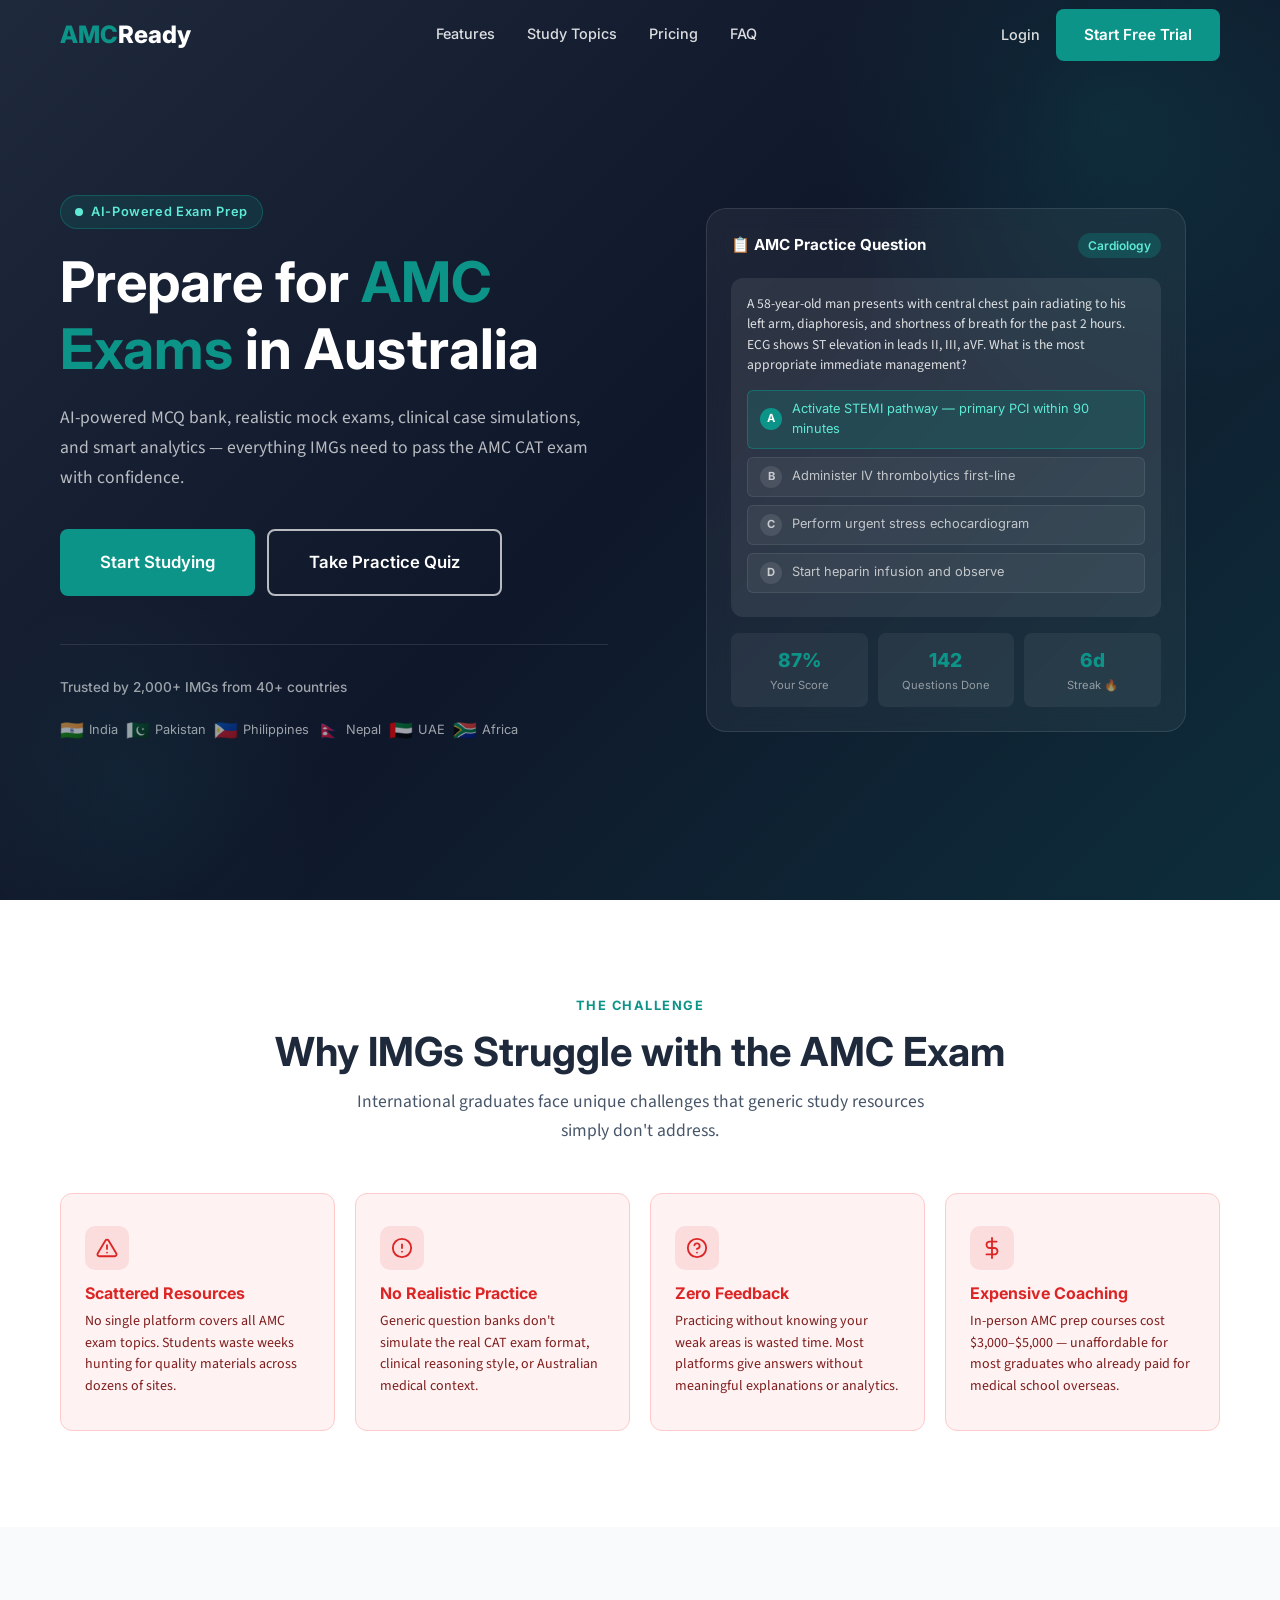
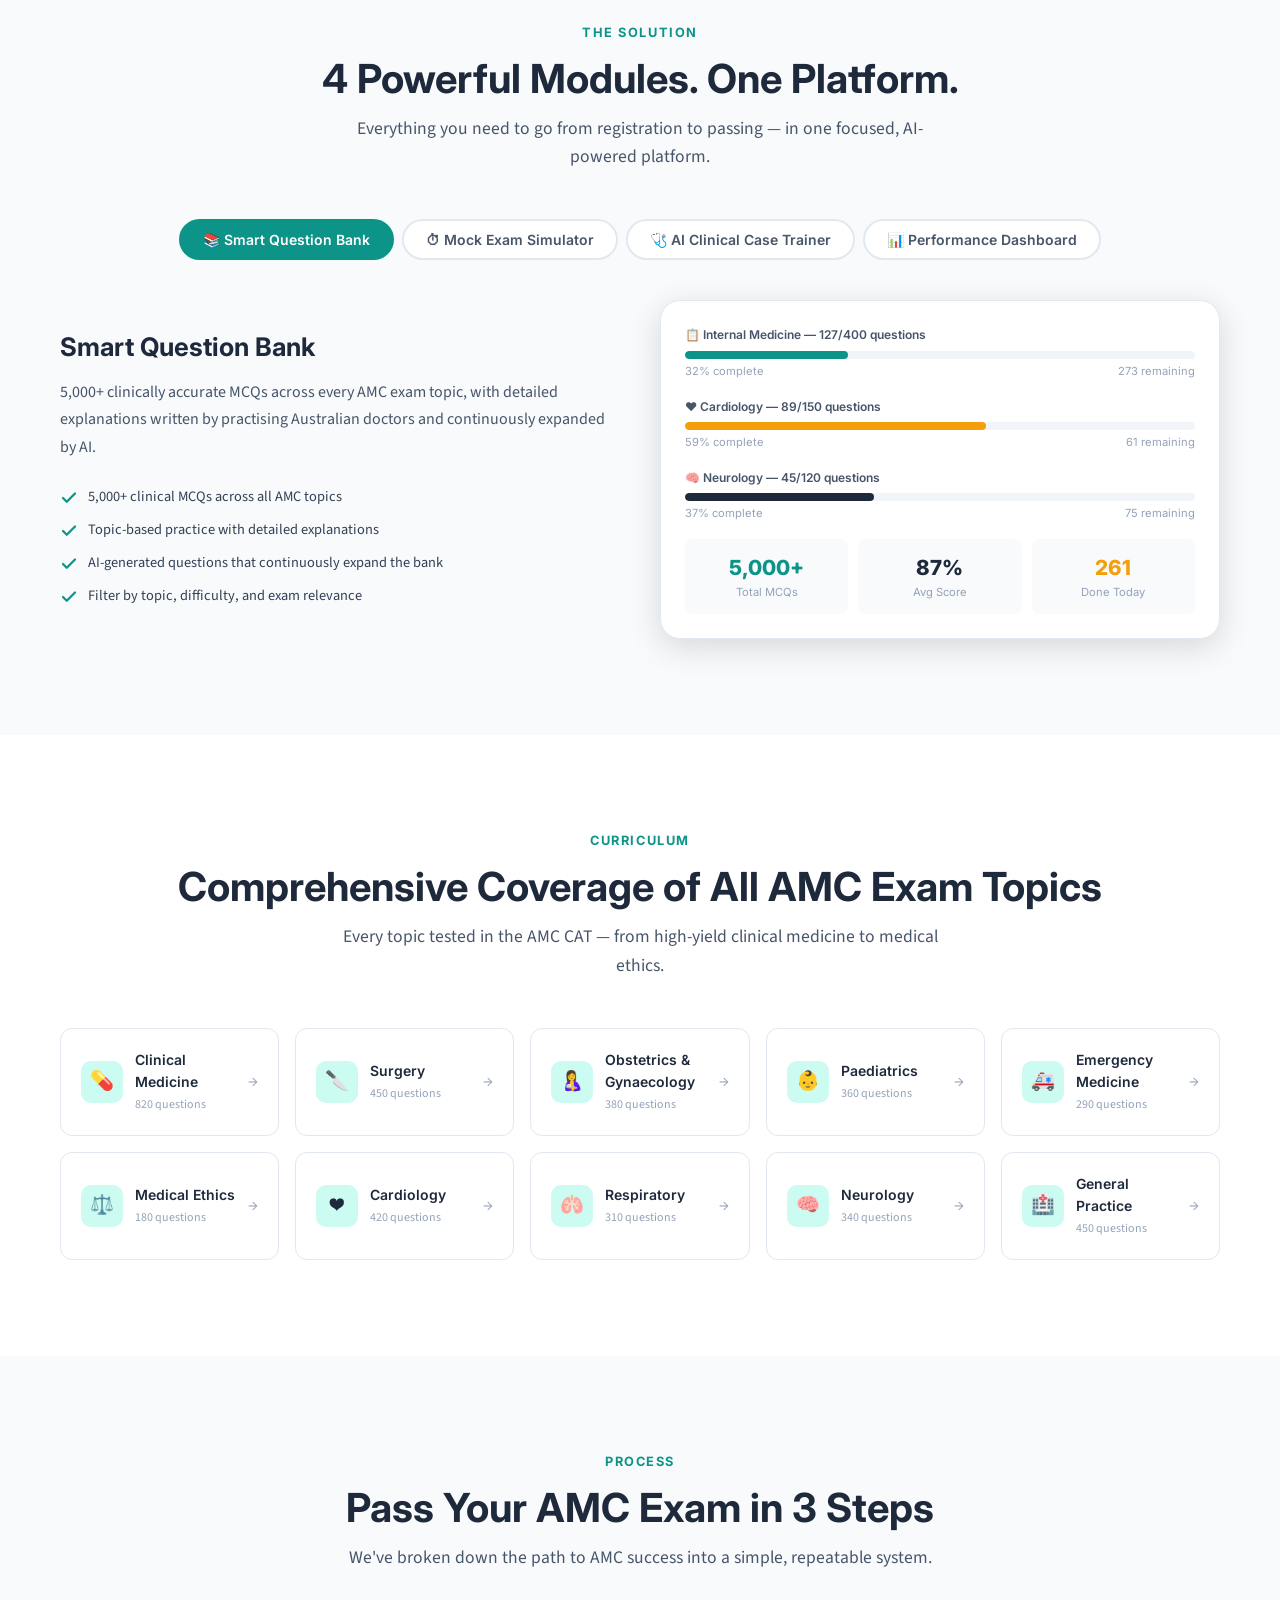
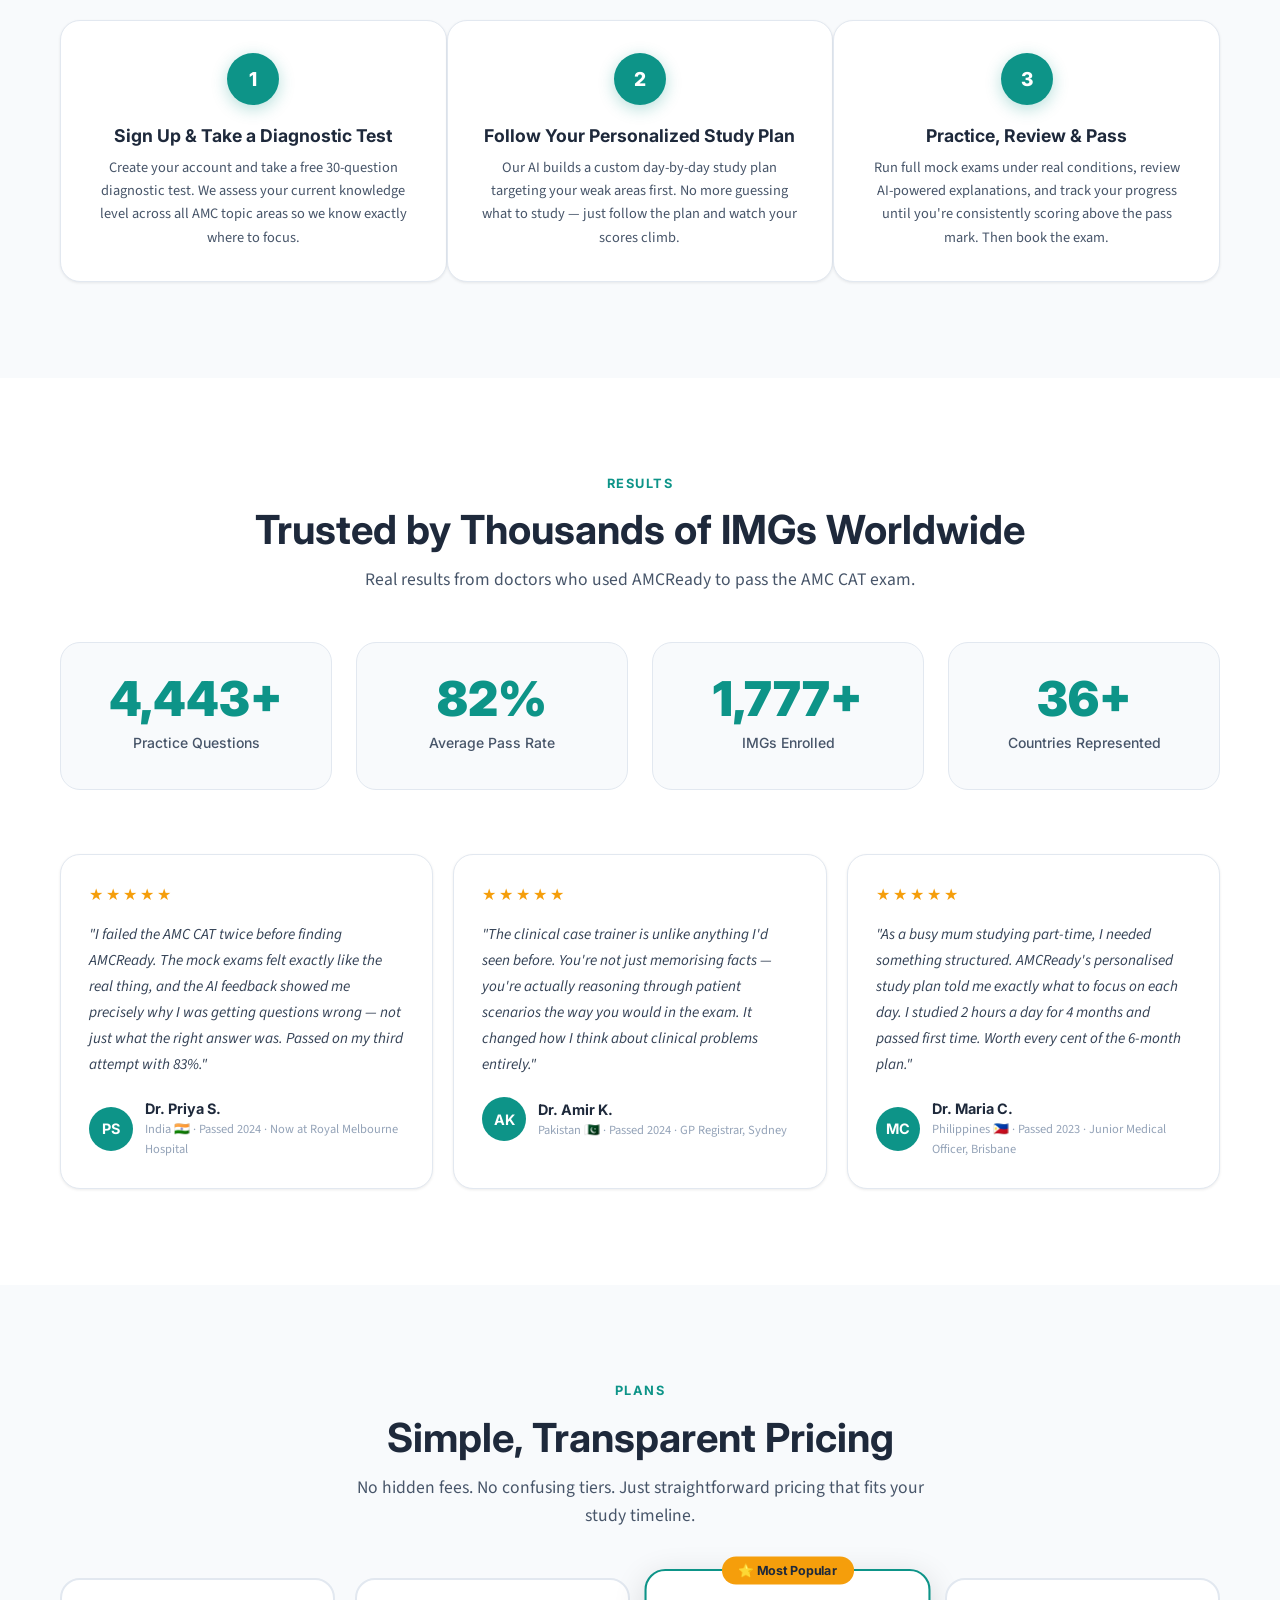
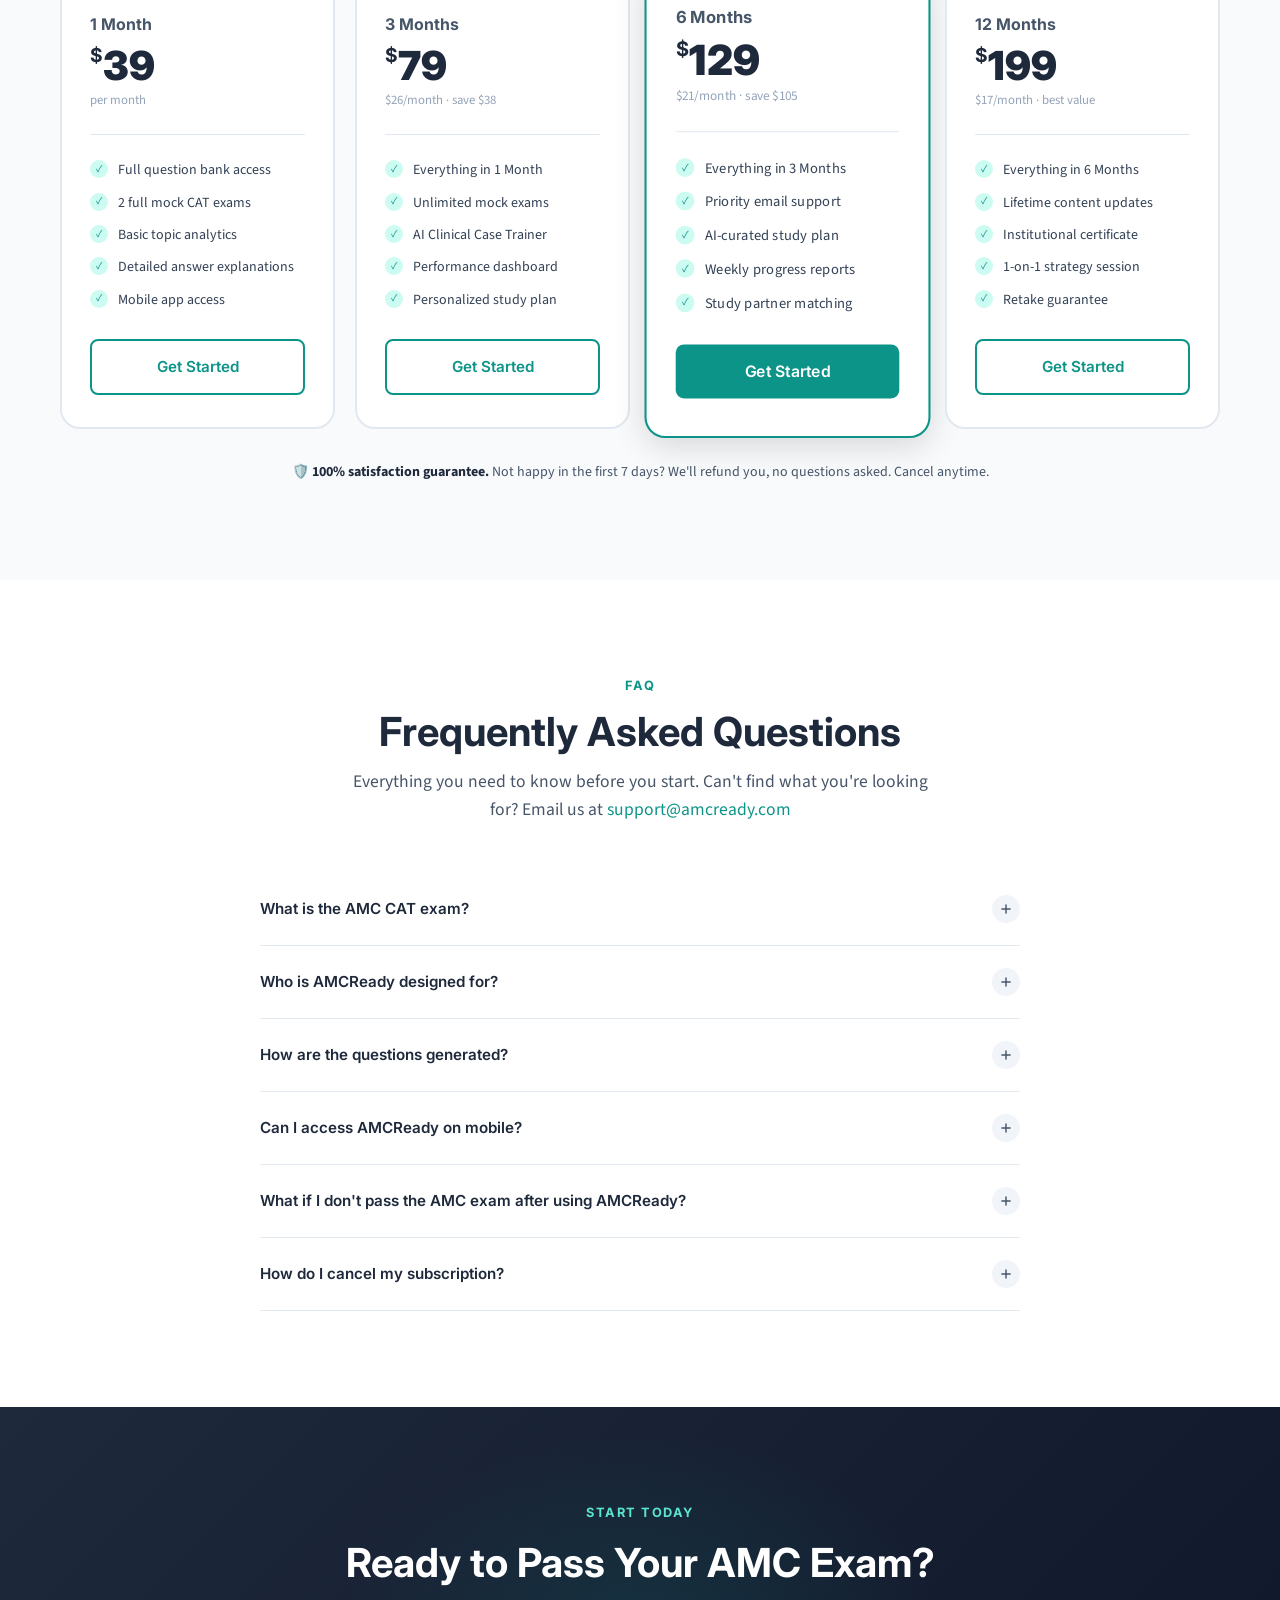
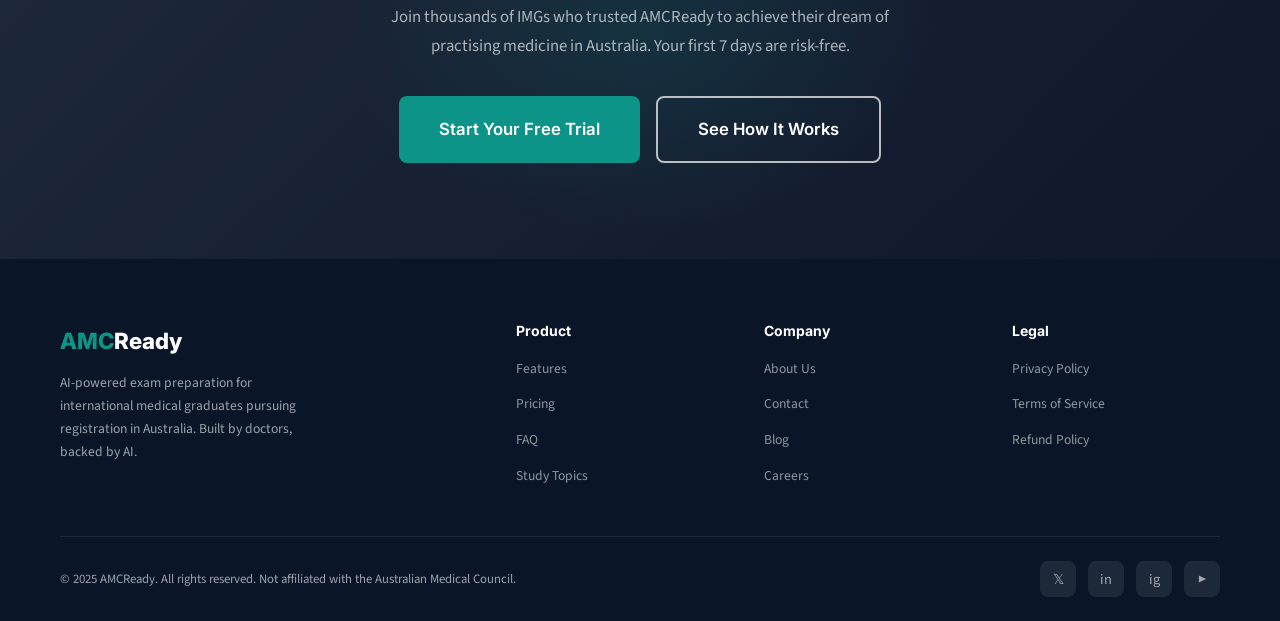
<file: docs/index.html>
<!DOCTYPE html>
<html lang="en">
<head>
  <meta charset="UTF-8" />
  <meta name="viewport" content="width=device-width, initial-scale=1.0" />

  <!-- SEO -->
  <title>AMCReady — AI-Powered AMC Exam Prep for International Medical Graduates</title>
  <meta name="description" content="Pass the Australian Medical Council (AMC) CAT exam with AMCReady. 5,000+ MCQs, realistic mock exams, AI clinical case trainer, and performance analytics built for IMGs." />
  <meta name="robots" content="index, follow" />
  <link rel="canonical" href="https://amcready.com/" />

  <!-- Open Graph -->
  <meta property="og:type" content="website" />
  <meta property="og:title" content="AMCReady — AI-Powered AMC Exam Prep for IMGs" />
  <meta property="og:description" content="Pass the AMC CAT exam with 5,000+ MCQs, realistic mock exams, AI clinical case trainer, and smart performance analytics." />
  <meta property="og:url" content="https://amcready.com/" />
  <meta property="og:site_name" content="AMCReady" />
  <meta property="og:image" content="https://amcready.com/images/og-image.jpg" />

  <!-- Twitter Card -->
  <meta name="twitter:card" content="summary_large_image" />
  <meta name="twitter:title" content="AMCReady — AI-Powered AMC Exam Prep" />
  <meta name="twitter:description" content="Pass the AMC CAT exam with AI-powered tools built for IMGs." />
  <meta name="twitter:image" content="https://amcready.com/images/og-image.jpg" />

  <!-- Favicon (inline SVG placeholder) -->
  <link rel="icon" href="data:image/svg+xml,<svg xmlns='http://www.w3.org/2000/svg' viewBox='0 0 32 32'><rect width='32' height='32' rx='8' fill='%230D9488'/><text y='24' x='4' font-family='Inter,sans-serif' font-weight='900' font-size='20' fill='white'>A</text></svg>" />

  <!-- Google Fonts -->
  <link rel="preconnect" href="https://fonts.googleapis.com" />
  <link rel="preconnect" href="https://fonts.gstatic.com" crossorigin />
  <link href="https://fonts.googleapis.com/css2?family=Inter:wght@400;500;600;700;800;900&family=Source+Sans+Pro:wght@400;600&display=swap" rel="stylesheet" />

  <!-- Stylesheet -->
  <link rel="stylesheet" href="css/style.css" />
</head>
<body>

<!-- =============================================
     NAVIGATION
     ============================================= -->
<header id="navbar" class="transparent" role="banner">
  <div class="container">
    <nav class="nav-inner" aria-label="Main navigation">
      <a href="#" class="nav-logo" aria-label="AMCReady home">
        <span class="logo-amc">AMC</span><span class="logo-ready">Ready</span>
      </a>

      <ul class="nav-links" role="list">
        <li><a href="#features">Features</a></li>
        <li><a href="#topics">Study Topics</a></li>
        <li><a href="#pricing">Pricing</a></li>
        <li><a href="#faq">FAQ</a></li>
      </ul>

      <div class="nav-actions">
        <a href="#" class="btn-login">Login</a>
        <a href="#" class="btn btn-primary nav-cta">Start Free Trial</a>
        <button class="hamburger" id="hamburger" aria-label="Open menu" aria-expanded="false">
          <span></span><span></span><span></span>
        </button>
      </div>
    </nav>
  </div>

  <!-- Mobile Menu -->
  <div class="mobile-menu" id="mobile-menu" role="navigation" aria-label="Mobile navigation">
    <a href="#features">Features</a>
    <a href="#topics">Study Topics</a>
    <a href="#pricing">Pricing</a>
    <a href="#faq">FAQ</a>
    <a href="#">Login</a>
    <a href="#" class="btn btn-primary">Start Free Trial</a>
  </div>
</header>

<main>

<!-- =============================================
     HERO
     ============================================= -->
<section id="hero" aria-label="Hero">
  <div class="container">
    <div class="hero-inner">
      <!-- Left: Content -->
      <div class="hero-content fade-in">
        <div class="hero-badge">AI-Powered Exam Prep</div>
        <h1>Prepare for <span>AMC Exams</span> in Australia</h1>
        <p>AI-powered MCQ bank, realistic mock exams, clinical case simulations, and smart analytics — everything IMGs need to pass the AMC CAT exam with confidence.</p>
        <div class="hero-ctas">
          <a href="#pricing" class="btn btn-primary btn-lg">Start Studying</a>
          <a href="#features" class="btn btn-outline btn-lg">Take Practice Quiz</a>
        </div>

        <!-- Trust Strip -->
        <div class="trust-strip">
          <span class="trust-text">Trusted by 2,000+ IMGs from 40+ countries</span>
          <div class="trust-flags">
            <span class="trust-flag"><span class="flag">🇮🇳</span> India</span>
            <span class="trust-flag"><span class="flag">🇵🇰</span> Pakistan</span>
            <span class="trust-flag"><span class="flag">🇵🇭</span> Philippines</span>
            <span class="trust-flag"><span class="flag">🇳🇵</span> Nepal</span>
            <span class="trust-flag"><span class="flag">🇦🇪</span> UAE</span>
            <span class="trust-flag"><span class="flag">🇿🇦</span> Africa</span>
          </div>
        </div>
      </div>

      <!-- Right: Mockup -->
      <div class="hero-mockup fade-in fade-in-delay-2">
        <div class="mockup-card">
          <div class="mockup-header">
            <span class="mockup-title">📋 AMC Practice Question</span>
            <span class="mockup-badge">Cardiology</span>
          </div>
          <div class="mockup-question">
            <p>A 58-year-old man presents with central chest pain radiating to his left arm, diaphoresis, and shortness of breath for the past 2 hours. ECG shows ST elevation in leads II, III, aVF. What is the most appropriate immediate management?</p>
            <div class="mockup-option correct">
              <span class="opt-letter">A</span>
              Activate STEMI pathway — primary PCI within 90 minutes
            </div>
            <div class="mockup-option">
              <span class="opt-letter">B</span>
              Administer IV thrombolytics first-line
            </div>
            <div class="mockup-option">
              <span class="opt-letter">C</span>
              Perform urgent stress echocardiogram
            </div>
            <div class="mockup-option">
              <span class="opt-letter">D</span>
              Start heparin infusion and observe
            </div>
          </div>
          <div class="mockup-stats">
            <div class="stat-mini">
              <span class="val">87%</span>
              <span class="lbl">Your Score</span>
            </div>
            <div class="stat-mini">
              <span class="val">142</span>
              <span class="lbl">Questions Done</span>
            </div>
            <div class="stat-mini">
              <span class="val">6d</span>
              <span class="lbl">Streak 🔥</span>
            </div>
          </div>
        </div>
      </div>
    </div>
  </div>
</section>

<!-- =============================================
     PROBLEM
     ============================================= -->
<section id="problem" aria-label="Why IMGs struggle">
  <div class="container">
    <div class="section-header fade-in">
      <span class="section-label">The Challenge</span>
      <h2>Why IMGs Struggle with the AMC Exam</h2>
      <p>International graduates face unique challenges that generic study resources simply don't address.</p>
    </div>
    <div class="problem-grid">
      <div class="problem-card fade-in fade-in-delay-1">
        <div class="problem-icon">
          <svg viewBox="0 0 24 24" fill="none" stroke="#DC2626" stroke-width="2" stroke-linecap="round" stroke-linejoin="round">
            <path d="M10.29 3.86L1.82 18a2 2 0 0 0 1.71 3h16.94a2 2 0 0 0 1.71-3L13.71 3.86a2 2 0 0 0-3.42 0z"/><line x1="12" y1="9" x2="12" y2="13"/><line x1="12" y1="17" x2="12.01" y2="17"/>
          </svg>
        </div>
        <h3>Scattered Resources</h3>
        <p>No single platform covers all AMC exam topics. Students waste weeks hunting for quality materials across dozens of sites.</p>
      </div>
      <div class="problem-card fade-in fade-in-delay-2">
        <div class="problem-icon">
          <svg viewBox="0 0 24 24" fill="none" stroke="#DC2626" stroke-width="2" stroke-linecap="round" stroke-linejoin="round">
            <circle cx="12" cy="12" r="10"/><line x1="12" y1="8" x2="12" y2="12"/><line x1="12" y1="16" x2="12.01" y2="16"/>
          </svg>
        </div>
        <h3>No Realistic Practice</h3>
        <p>Generic question banks don't simulate the real CAT exam format, clinical reasoning style, or Australian medical context.</p>
      </div>
      <div class="problem-card fade-in fade-in-delay-3">
        <div class="problem-icon">
          <svg viewBox="0 0 24 24" fill="none" stroke="#DC2626" stroke-width="2" stroke-linecap="round" stroke-linejoin="round">
            <circle cx="12" cy="12" r="10"/><path d="M9.09 9a3 3 0 0 1 5.83 1c0 2-3 3-3 3"/><line x1="12" y1="17" x2="12.01" y2="17"/>
          </svg>
        </div>
        <h3>Zero Feedback</h3>
        <p>Practicing without knowing your weak areas is wasted time. Most platforms give answers without meaningful explanations or analytics.</p>
      </div>
      <div class="problem-card fade-in fade-in-delay-4">
        <div class="problem-icon">
          <svg viewBox="0 0 24 24" fill="none" stroke="#DC2626" stroke-width="2" stroke-linecap="round" stroke-linejoin="round">
            <line x1="12" y1="1" x2="12" y2="23"/><path d="M17 5H9.5a3.5 3.5 0 0 0 0 7h5a3.5 3.5 0 0 1 0 7H6"/>
          </svg>
        </div>
        <h3>Expensive Coaching</h3>
        <p>In-person AMC prep courses cost $3,000–$5,000 — unaffordable for most graduates who already paid for medical school overseas.</p>
      </div>
    </div>
  </div>
</section>

<!-- =============================================
     FEATURES / SOLUTION (Tabbed)
     ============================================= -->
<section id="features" aria-label="Platform features">
  <div class="container">
    <div class="section-header fade-in">
      <span class="section-label">The Solution</span>
      <h2>4 Powerful Modules. One Platform.</h2>
      <p>Everything you need to go from registration to passing — in one focused, AI-powered platform.</p>
    </div>

    <!-- Tab Navigation -->
    <div class="tabs-nav fade-in" role="tablist" aria-label="Feature modules">
      <button class="tab-btn active" data-tab="tab-qbank" role="tab" aria-selected="true">📚 Smart Question Bank</button>
      <button class="tab-btn" data-tab="tab-mock" role="tab" aria-selected="false">⏱ Mock Exam Simulator</button>
      <button class="tab-btn" data-tab="tab-clinical" role="tab" aria-selected="false">🩺 AI Clinical Case Trainer</button>
      <button class="tab-btn" data-tab="tab-dashboard" role="tab" aria-selected="false">📊 Performance Dashboard</button>
    </div>

    <!-- Tab 1: Question Bank -->
    <div class="tab-pane active" id="tab-qbank" role="tabpanel">
      <div class="tab-content-inner">
        <div class="tab-info fade-in">
          <h3>Smart Question Bank</h3>
          <p>5,000+ clinically accurate MCQs across every AMC exam topic, with detailed explanations written by practising Australian doctors and continuously expanded by AI.</p>
          <div class="tab-features">
            <div class="tab-feature-item">5,000+ clinical MCQs across all AMC topics</div>
            <div class="tab-feature-item">Topic-based practice with detailed explanations</div>
            <div class="tab-feature-item">AI-generated questions that continuously expand the bank</div>
            <div class="tab-feature-item">Filter by topic, difficulty, and exam relevance</div>
          </div>
        </div>
        <div class="feature-mockup fade-in fade-in-delay-1">
          <div style="margin-bottom:16px;">
            <div class="mock-bar-label">📋 Internal Medicine — 127/400 questions</div>
            <div class="mock-bar-track"><div class="mock-bar-fill" style="width:32%"></div></div>
            <div class="mock-progress-row"><span>32% complete</span><span>273 remaining</span></div>
            <div class="mock-bar-label">❤️ Cardiology — 89/150 questions</div>
            <div class="mock-bar-track"><div class="mock-bar-fill gold" style="width:59%"></div></div>
            <div class="mock-progress-row"><span>59% complete</span><span>61 remaining</span></div>
            <div class="mock-bar-label">🧠 Neurology — 45/120 questions</div>
            <div class="mock-bar-track"><div class="mock-bar-fill navy" style="width:37%"></div></div>
            <div class="mock-progress-row"><span>37% complete</span><span>75 remaining</span></div>
          </div>
          <div class="mock-score-grid">
            <div class="mock-score-card"><div class="num teal">5,000+</div><div class="lbl">Total MCQs</div></div>
            <div class="mock-score-card"><div class="num">87%</div><div class="lbl">Avg Score</div></div>
            <div class="mock-score-card"><div class="num gold">261</div><div class="lbl">Done Today</div></div>
          </div>
        </div>
      </div>
    </div>

    <!-- Tab 2: Mock Exam -->
    <div class="tab-pane" id="tab-mock" role="tabpanel">
      <div class="tab-content-inner">
        <div class="tab-info fade-in">
          <h3>AMC Mock Exam Simulator</h3>
          <p>Experience the real AMC CAT environment before exam day. Timed, adaptive, and calibrated to official exam difficulty — so there are no surprises when it counts.</p>
          <div class="tab-features">
            <div class="tab-feature-item">Realistic AMC CAT simulation — 150 questions</div>
            <div class="tab-feature-item">Timed environment with adaptive difficulty</div>
            <div class="tab-feature-item">Detailed exam analytics and scoring breakdown</div>
            <div class="tab-feature-item">Unlimited mock exams on 3-month+ plans</div>
          </div>
        </div>
        <div class="feature-mockup fade-in fade-in-delay-1">
          <div class="mock-timer">
            <div>
              <div style="font-size:0.7rem;color:rgba(255,255,255,0.5);margin-bottom:2px;font-family:'Inter',sans-serif;">AMC Mock Exam 3</div>
              <div class="time">⏱ 02:14:37 remaining</div>
            </div>
            <div class="qcount">Q 78 / 150</div>
          </div>
          <div style="margin-bottom:16px;">
            <div class="mock-bar-label" style="color:#475569;">Overall progress</div>
            <div class="mock-bar-track"><div class="mock-bar-fill" style="width:52%"></div></div>
            <div class="mock-progress-row"><span>52% complete</span><span>72 remaining</span></div>
          </div>
          <div class="mock-score-grid">
            <div class="mock-score-card"><div class="num teal">82%</div><div class="lbl">Current Score</div></div>
            <div class="mock-score-card"><div class="num">Moderate</div><div class="lbl">Difficulty</div></div>
            <div class="mock-score-card"><div class="num gold">Pass</div><div class="lbl">On-track</div></div>
          </div>
          <div style="margin-top:16px;padding:14px;background:#F8FAFC;border-radius:8px;font-size:0.78rem;color:#475569;font-family:'Inter',sans-serif;line-height:1.6;">
            📈 <strong>Performance trend:</strong> Your score has improved 11 points since Mock Exam 1. Weak area: Emergency Medicine (64%). Recommended: 20 more EM questions before next mock.
          </div>
        </div>
      </div>
    </div>

    <!-- Tab 3: Clinical Case Trainer -->
    <div class="tab-pane" id="tab-clinical" role="tabpanel">
      <div class="tab-content-inner">
        <div class="tab-info fade-in">
          <h3>AI Clinical Case Trainer</h3>
          <p>Practice clinical reasoning with interactive patient scenarios — choose investigations, interpret findings, and decide treatment. The AI coach explains every decision in plain language.</p>
          <div class="tab-features">
            <div class="tab-feature-item">Interactive patient scenarios across all specialties</div>
            <div class="tab-feature-item">Choose investigations, interpret findings, decide treatment</div>
            <div class="tab-feature-item">Clinical reasoning feedback powered by AI</div>
            <div class="tab-feature-item">Covers rare presentations often missed in standard prep</div>
          </div>
        </div>
        <div class="feature-mockup fade-in fade-in-delay-1">
          <div class="mock-patient">
            <div class="mock-patient-name">👩‍⚕️ Patient: Mrs. Chen, 34F</div>
            <p>Presents with 3 weeks of fatigue, pallor, heavy menstrual periods, and palpitations on exertion. Hb 7.2 g/dL, MCV 68 fL, serum iron low, TIBC elevated.</p>
          </div>
          <div style="display:flex;flex-wrap:wrap;gap:8px;margin-bottom:16px;">
            <span style="background:#F0FDF4;border:1px solid #86EFAC;color:#166534;border-radius:6px;padding:5px 12px;font-size:0.75rem;font-family:'Inter',sans-serif;font-weight:600;">✓ Serum Ferritin</span>
            <span style="background:#F0FDF4;border:1px solid #86EFAC;color:#166534;border-radius:6px;padding:5px 12px;font-size:0.75rem;font-family:'Inter',sans-serif;font-weight:600;">✓ Iron Studies</span>
            <span style="background:#EFF6FF;border:1px solid #BFDBFE;color:#1E40AF;border-radius:6px;padding:5px 12px;font-size:0.75rem;font-family:'Inter',sans-serif;">Bone Marrow Biopsy</span>
            <span style="background:#FEF9C3;border:1px solid #FDE68A;color:#92400E;border-radius:6px;padding:5px 12px;font-size:0.75rem;font-family:'Inter',sans-serif;">Endoscopy</span>
          </div>
          <div class="mock-ai-bubble">
            Good reasoning! Ferritin is the most sensitive marker for iron deficiency — it can be low even before serum iron drops. In a young woman with menorrhagia, iron deficiency anaemia is #1. Bone marrow biopsy would be invasive and premature at this stage. Start with IV or oral iron based on severity.
          </div>
        </div>
      </div>
    </div>

    <!-- Tab 4: Performance Dashboard -->
    <div class="tab-pane" id="tab-dashboard" role="tabpanel">
      <div class="tab-content-inner">
        <div class="tab-info fade-in">
          <h3>Performance Dashboard</h3>
          <p>Your personal study command centre. Track every mock, every topic, every streak — and let the AI identify exactly what to study next for maximum score improvement.</p>
          <div class="tab-features">
            <div class="tab-feature-item">Track scores and mock exam results over time</div>
            <div class="tab-feature-item">Monitor study progress across all topics</div>
            <div class="tab-feature-item">Identify strengths and weak areas with AI insights</div>
            <div class="tab-feature-item">Personalized daily study plan based on your progress</div>
          </div>
        </div>
        <div class="feature-mockup fade-in fade-in-delay-1">
          <div style="margin-bottom:12px;">
            <div class="mock-bar-label">📈 Score trend (last 6 mock exams)</div>
            <div class="mock-chart">
              <div class="mock-bar-col" style="height:45%;"></div>
              <div class="mock-bar-col" style="height:55%;"></div>
              <div class="mock-bar-col" style="height:62%;"></div>
              <div class="mock-bar-col highlight" style="height:70%;"></div>
              <div class="mock-bar-col highlight" style="height:78%;"></div>
              <div class="mock-bar-col highlight" style="height:85%;"></div>
            </div>
            <div style="display:flex;justify-content:space-between;font-size:0.7rem;color:#94A3B8;font-family:'Inter',sans-serif;">
              <span>Mock 1</span><span>Mock 2</span><span>Mock 3</span><span>Mock 4</span><span>Mock 5</span><span>Mock 6</span>
            </div>
          </div>
          <div style="margin-top:16px;">
            <div class="mock-bar-label">🎯 Topic mastery</div>
            <div style="display:flex;flex-direction:column;gap:8px;margin-top:8px;">
              <div><div style="display:flex;justify-content:space-between;font-size:0.75rem;font-family:'Inter',sans-serif;color:#334155;margin-bottom:4px;"><span>Cardiology</span><span>91%</span></div><div class="mock-bar-track"><div class="mock-bar-fill" style="width:91%"></div></div></div>
              <div><div style="display:flex;justify-content:space-between;font-size:0.75rem;font-family:'Inter',sans-serif;color:#334155;margin-bottom:4px;"><span>Internal Medicine</span><span>78%</span></div><div class="mock-bar-track"><div class="mock-bar-fill" style="width:78%"></div></div></div>
              <div><div style="display:flex;justify-content:space-between;font-size:0.75rem;font-family:'Inter',sans-serif;color:#334155;margin-bottom:4px;"><span>Emergency Medicine</span><span>64%</span></div><div class="mock-bar-track"><div class="mock-bar-fill gold" style="width:64%"></div></div></div>
            </div>
          </div>
        </div>
      </div>
    </div>

  </div>
</section>

<!-- =============================================
     STUDY TOPICS
     ============================================= -->
<section id="topics" aria-label="Study topics">
  <div class="container">
    <div class="section-header fade-in">
      <span class="section-label">Curriculum</span>
      <h2>Comprehensive Coverage of All AMC Exam Topics</h2>
      <p>Every topic tested in the AMC CAT — from high-yield clinical medicine to medical ethics.</p>
    </div>
    <div class="topics-grid">
      <div class="topic-card fade-in fade-in-delay-1">
        <div class="topic-left">
          <div class="topic-icon">💊</div>
          <div>
            <div class="topic-name">Clinical Medicine</div>
            <div class="topic-count">820 questions</div>
          </div>
        </div>
        <span class="topic-arrow">→</span>
      </div>
      <div class="topic-card fade-in fade-in-delay-1">
        <div class="topic-left">
          <div class="topic-icon">🔪</div>
          <div>
            <div class="topic-name">Surgery</div>
            <div class="topic-count">450 questions</div>
          </div>
        </div>
        <span class="topic-arrow">→</span>
      </div>
      <div class="topic-card fade-in fade-in-delay-2">
        <div class="topic-left">
          <div class="topic-icon">🤱</div>
          <div>
            <div class="topic-name">Obstetrics &amp; Gynaecology</div>
            <div class="topic-count">380 questions</div>
          </div>
        </div>
        <span class="topic-arrow">→</span>
      </div>
      <div class="topic-card fade-in fade-in-delay-2">
        <div class="topic-left">
          <div class="topic-icon">👶</div>
          <div>
            <div class="topic-name">Paediatrics</div>
            <div class="topic-count">360 questions</div>
          </div>
        </div>
        <span class="topic-arrow">→</span>
      </div>
      <div class="topic-card fade-in fade-in-delay-3">
        <div class="topic-left">
          <div class="topic-icon">🚑</div>
          <div>
            <div class="topic-name">Emergency Medicine</div>
            <div class="topic-count">290 questions</div>
          </div>
        </div>
        <span class="topic-arrow">→</span>
      </div>
      <div class="topic-card fade-in fade-in-delay-3">
        <div class="topic-left">
          <div class="topic-icon">⚖️</div>
          <div>
            <div class="topic-name">Medical Ethics</div>
            <div class="topic-count">180 questions</div>
          </div>
        </div>
        <span class="topic-arrow">→</span>
      </div>
      <div class="topic-card fade-in fade-in-delay-4">
        <div class="topic-left">
          <div class="topic-icon">❤️</div>
          <div>
            <div class="topic-name">Cardiology</div>
            <div class="topic-count">420 questions</div>
          </div>
        </div>
        <span class="topic-arrow">→</span>
      </div>
      <div class="topic-card fade-in fade-in-delay-4">
        <div class="topic-left">
          <div class="topic-icon">🫁</div>
          <div>
            <div class="topic-name">Respiratory</div>
            <div class="topic-count">310 questions</div>
          </div>
        </div>
        <span class="topic-arrow">→</span>
      </div>
      <div class="topic-card fade-in">
        <div class="topic-left">
          <div class="topic-icon">🧠</div>
          <div>
            <div class="topic-name">Neurology</div>
            <div class="topic-count">340 questions</div>
          </div>
        </div>
        <span class="topic-arrow">→</span>
      </div>
      <div class="topic-card fade-in fade-in-delay-1">
        <div class="topic-left">
          <div class="topic-icon">🏥</div>
          <div>
            <div class="topic-name">General Practice</div>
            <div class="topic-count">450 questions</div>
          </div>
        </div>
        <span class="topic-arrow">→</span>
      </div>
    </div>
  </div>
</section>

<!-- =============================================
     HOW IT WORKS
     ============================================= -->
<section id="how-it-works" aria-label="How it works">
  <div class="container">
    <div class="section-header fade-in">
      <span class="section-label">Process</span>
      <h2>Pass Your AMC Exam in 3 Steps</h2>
      <p>We've broken down the path to AMC success into a simple, repeatable system.</p>
    </div>
    <div class="steps-container">
      <div class="step-card fade-in fade-in-delay-1">
        <div class="step-number">1</div>
        <h3>Sign Up &amp; Take a Diagnostic Test</h3>
        <p>Create your account and take a free 30-question diagnostic test. We assess your current knowledge level across all AMC topic areas so we know exactly where to focus.</p>
      </div>
      <div class="step-card fade-in fade-in-delay-2">
        <div class="step-number">2</div>
        <h3>Follow Your Personalized Study Plan</h3>
        <p>Our AI builds a custom day-by-day study plan targeting your weak areas first. No more guessing what to study — just follow the plan and watch your scores climb.</p>
      </div>
      <div class="step-card fade-in fade-in-delay-3">
        <div class="step-number">3</div>
        <h3>Practice, Review &amp; Pass</h3>
        <p>Run full mock exams under real conditions, review AI-powered explanations, and track your progress until you're consistently scoring above the pass mark. Then book the exam.</p>
      </div>
    </div>
  </div>
</section>

<!-- =============================================
     STATS + TESTIMONIALS
     ============================================= -->
<section id="social-proof" aria-label="Results and testimonials">
  <div class="container">
    <div class="section-header fade-in">
      <span class="section-label">Results</span>
      <h2>Trusted by Thousands of IMGs Worldwide</h2>
      <p>Real results from doctors who used AMCReady to pass the AMC CAT exam.</p>
    </div>

    <!-- Stats -->
    <div class="stats-grid">
      <div class="stat-card fade-in fade-in-delay-1">
        <span class="stat-num" data-target="5000" data-suffix="+">5,000+</span>
        <span class="stat-label">Practice Questions</span>
      </div>
      <div class="stat-card fade-in fade-in-delay-2">
        <span class="stat-num" data-target="92" data-suffix="%">92%</span>
        <span class="stat-label">Average Pass Rate</span>
      </div>
      <div class="stat-card fade-in fade-in-delay-3">
        <span class="stat-num" data-target="2000" data-suffix="+">2,000+</span>
        <span class="stat-label">IMGs Enrolled</span>
      </div>
      <div class="stat-card fade-in fade-in-delay-4">
        <span class="stat-num" data-target="40" data-suffix="+">40+</span>
        <span class="stat-label">Countries Represented</span>
      </div>
    </div>

    <!-- Testimonials -->
    <div class="testimonials-grid">
      <div class="testimonial-card fade-in fade-in-delay-1">
        <div class="stars">
          <span class="star">★</span><span class="star">★</span><span class="star">★</span><span class="star">★</span><span class="star">★</span>
        </div>
        <p class="testimonial-quote">"I failed the AMC CAT twice before finding AMCReady. The mock exams felt exactly like the real thing, and the AI feedback showed me precisely why I was getting questions wrong — not just what the right answer was. Passed on my third attempt with 83%."</p>
        <div class="testimonial-author">
          <div class="author-avatar">PS</div>
          <div class="author-info">
            <div class="name">Dr. Priya S.</div>
            <div class="meta">India 🇮🇳 · Passed 2024 · Now at Royal Melbourne Hospital</div>
          </div>
        </div>
      </div>
      <div class="testimonial-card fade-in fade-in-delay-2">
        <div class="stars">
          <span class="star">★</span><span class="star">★</span><span class="star">★</span><span class="star">★</span><span class="star">★</span>
        </div>
        <p class="testimonial-quote">"The clinical case trainer is unlike anything I'd seen before. You're not just memorising facts — you're actually reasoning through patient scenarios the way you would in the exam. It changed how I think about clinical problems entirely."</p>
        <div class="testimonial-author">
          <div class="author-avatar">AK</div>
          <div class="author-info">
            <div class="name">Dr. Amir K.</div>
            <div class="meta">Pakistan 🇵🇰 · Passed 2024 · GP Registrar, Sydney</div>
          </div>
        </div>
      </div>
      <div class="testimonial-card fade-in fade-in-delay-3">
        <div class="stars">
          <span class="star">★</span><span class="star">★</span><span class="star">★</span><span class="star">★</span><span class="star">★</span>
        </div>
        <p class="testimonial-quote">"As a busy mum studying part-time, I needed something structured. AMCReady's personalised study plan told me exactly what to focus on each day. I studied 2 hours a day for 4 months and passed first time. Worth every cent of the 6-month plan."</p>
        <div class="testimonial-author">
          <div class="author-avatar">MC</div>
          <div class="author-info">
            <div class="name">Dr. Maria C.</div>
            <div class="meta">Philippines 🇵🇭 · Passed 2023 · Junior Medical Officer, Brisbane</div>
          </div>
        </div>
      </div>
    </div>
  </div>
</section>

<!-- =============================================
     PRICING
     ============================================= -->
<section id="pricing" aria-label="Pricing plans">
  <div class="container">
    <div class="section-header fade-in">
      <span class="section-label">Plans</span>
      <h2>Simple, Transparent Pricing</h2>
      <p>No hidden fees. No confusing tiers. Just straightforward pricing that fits your study timeline.</p>
    </div>
    <div class="pricing-grid">

      <!-- 1 Month -->
      <div class="pricing-card fade-in fade-in-delay-1">
        <div class="pricing-plan">1 Month</div>
        <div class="pricing-price"><sup>$</sup>39</div>
        <div class="pricing-per">per month</div>
        <hr class="pricing-divider" />
        <ul class="pricing-features">
          <li class="pricing-feature"><span class="check-icon">✓</span>Full question bank access</li>
          <li class="pricing-feature"><span class="check-icon">✓</span>2 full mock CAT exams</li>
          <li class="pricing-feature"><span class="check-icon">✓</span>Basic topic analytics</li>
          <li class="pricing-feature"><span class="check-icon">✓</span>Detailed answer explanations</li>
          <li class="pricing-feature"><span class="check-icon">✓</span>Mobile app access</li>
        </ul>
        <a href="#" class="pricing-cta outline">Get Started</a>
      </div>

      <!-- 3 Months -->
      <div class="pricing-card fade-in fade-in-delay-2">
        <div class="pricing-plan">3 Months</div>
        <div class="pricing-price"><sup>$</sup>79</div>
        <div class="pricing-per">$26/month · save $38</div>
        <hr class="pricing-divider" />
        <ul class="pricing-features">
          <li class="pricing-feature"><span class="check-icon">✓</span>Everything in 1 Month</li>
          <li class="pricing-feature"><span class="check-icon">✓</span>Unlimited mock exams</li>
          <li class="pricing-feature"><span class="check-icon">✓</span>AI Clinical Case Trainer</li>
          <li class="pricing-feature"><span class="check-icon">✓</span>Performance dashboard</li>
          <li class="pricing-feature"><span class="check-icon">✓</span>Personalized study plan</li>
        </ul>
        <a href="#" class="pricing-cta outline">Get Started</a>
      </div>

      <!-- 6 Months — POPULAR -->
      <div class="pricing-card popular fade-in fade-in-delay-3">
        <div class="popular-badge">⭐ Most Popular</div>
        <div class="pricing-plan">6 Months</div>
        <div class="pricing-price"><sup>$</sup>129</div>
        <div class="pricing-per">$21/month · save $105</div>
        <hr class="pricing-divider" />
        <ul class="pricing-features">
          <li class="pricing-feature"><span class="check-icon">✓</span>Everything in 3 Months</li>
          <li class="pricing-feature"><span class="check-icon">✓</span>Priority email support</li>
          <li class="pricing-feature"><span class="check-icon">✓</span>AI-curated study plan</li>
          <li class="pricing-feature"><span class="check-icon">✓</span>Weekly progress reports</li>
          <li class="pricing-feature"><span class="check-icon">✓</span>Study partner matching</li>
        </ul>
        <a href="#" class="pricing-cta filled">Get Started</a>
      </div>

      <!-- 12 Months -->
      <div class="pricing-card fade-in fade-in-delay-4">
        <div class="pricing-plan">12 Months</div>
        <div class="pricing-price"><sup>$</sup>199</div>
        <div class="pricing-per">$17/month · best value</div>
        <hr class="pricing-divider" />
        <ul class="pricing-features">
          <li class="pricing-feature"><span class="check-icon">✓</span>Everything in 6 Months</li>
          <li class="pricing-feature"><span class="check-icon">✓</span>Lifetime content updates</li>
          <li class="pricing-feature"><span class="check-icon">✓</span>Institutional certificate</li>
          <li class="pricing-feature"><span class="check-icon">✓</span>1-on-1 strategy session</li>
          <li class="pricing-feature"><span class="check-icon">✓</span>Retake guarantee</li>
        </ul>
        <a href="#" class="pricing-cta outline">Get Started</a>
      </div>

    </div>
    <p class="pricing-guarantee">
      🛡️ <strong>100% satisfaction guarantee.</strong> Not happy in the first 7 days? We'll refund you, no questions asked. Cancel anytime.
    </p>
  </div>
</section>

<!-- =============================================
     FAQ
     ============================================= -->
<section id="faq" aria-label="Frequently asked questions">
  <div class="container">
    <div class="section-header fade-in">
      <span class="section-label">FAQ</span>
      <h2>Frequently Asked Questions</h2>
      <p>Everything you need to know before you start. Can't find what you're looking for? Email us at <a href="mailto:support@amcready.com" style="color:var(--teal);">support@amcready.com</a></p>
    </div>
    <div class="faq-list fade-in">

      <div class="faq-item">
        <button class="faq-question">
          What is the AMC CAT exam?
          <span class="faq-icon">
            <svg viewBox="0 0 24 24" fill="none" stroke="#475569" stroke-width="2.5" stroke-linecap="round" stroke-linejoin="round"><line x1="12" y1="5" x2="12" y2="19"/><line x1="5" y1="12" x2="19" y2="12"/></svg>
          </span>
        </button>
        <div class="faq-answer">
          The AMC Computer Adaptive Test (CAT) is the first of two examinations required for international medical graduates (IMGs) to gain medical registration in Australia. It's a 150-question multiple-choice exam testing clinical knowledge across all major medical disciplines. A pass allows you to proceed to the AMC Clinical Exam.
        </div>
      </div>

      <div class="faq-item">
        <button class="faq-question">
          Who is AMCReady designed for?
          <span class="faq-icon">
            <svg viewBox="0 0 24 24" fill="none" stroke="#475569" stroke-width="2.5" stroke-linecap="round" stroke-linejoin="round"><line x1="12" y1="5" x2="12" y2="19"/><line x1="5" y1="12" x2="19" y2="12"/></svg>
          </span>
        </button>
        <div class="faq-answer">
          AMCReady is built specifically for International Medical Graduates (IMGs) preparing for the Australian Medical Council CAT exam. Our content, clinical case scenarios, and study plans are calibrated to the Australian medical context — the clinical guidelines, healthcare system, and ethical frameworks tested in the AMC exam.
        </div>
      </div>

      <div class="faq-item">
        <button class="faq-question">
          How are the questions generated?
          <span class="faq-icon">
            <svg viewBox="0 0 24 24" fill="none" stroke="#475569" stroke-width="2.5" stroke-linecap="round" stroke-linejoin="round"><line x1="12" y1="5" x2="12" y2="19"/><line x1="5" y1="12" x2="19" y2="12"/></svg>
          </span>
        </button>
        <div class="faq-answer">
          Our core question bank of 5,000+ MCQs is written and reviewed by practising Australian doctors and medical educators. We use AI to continuously expand the bank with new questions calibrated to AMC difficulty standards. Every AI-generated question is reviewed for clinical accuracy before it enters the live bank.
        </div>
      </div>

      <div class="faq-item">
        <button class="faq-question">
          Can I access AMCReady on mobile?
          <span class="faq-icon">
            <svg viewBox="0 0 24 24" fill="none" stroke="#475569" stroke-width="2.5" stroke-linecap="round" stroke-linejoin="round"><line x1="12" y1="5" x2="12" y2="19"/><line x1="5" y1="12" x2="19" y2="12"/></svg>
          </span>
        </button>
        <div class="faq-answer">
          Yes — AMCReady is fully responsive and works on any device: desktop, tablet, or phone. We also have a progressive web app (PWA) you can install on your home screen for an app-like experience. Study on the bus, during lunch breaks, or wherever you have a few spare minutes.
        </div>
      </div>

      <div class="faq-item">
        <button class="faq-question">
          What if I don't pass the AMC exam after using AMCReady?
          <span class="faq-icon">
            <svg viewBox="0 0 24 24" fill="none" stroke="#475569" stroke-width="2.5" stroke-linecap="round" stroke-linejoin="round"><line x1="12" y1="5" x2="12" y2="19"/><line x1="5" y1="12" x2="19" y2="12"/></svg>
          </span>
        </button>
        <div class="faq-answer">
          We stand behind our platform. If you complete our study plan, take at least 3 full mock exams, and still don't pass — contact us and we'll give you an additional 3 months of access free of charge. The 12-month plan also includes an explicit retake guarantee. We're invested in your success, not just your subscription.
        </div>
      </div>

      <div class="faq-item">
        <button class="faq-question">
          How do I cancel my subscription?
          <span class="faq-icon">
            <svg viewBox="0 0 24 24" fill="none" stroke="#475569" stroke-width="2.5" stroke-linecap="round" stroke-linejoin="round"><line x1="12" y1="5" x2="12" y2="19"/><line x1="5" y1="12" x2="19" y2="12"/></svg>
          </span>
        </button>
        <div class="faq-answer">
          You can cancel anytime from your account settings — no phone calls, no forms, no hassle. If you cancel within the first 7 days, we'll issue a full refund. After 7 days, cancellation stops future charges but access continues until the end of your billing period.
        </div>
      </div>

    </div>
  </div>
</section>

<!-- =============================================
     FINAL CTA
     ============================================= -->
<section id="cta-final" aria-label="Call to action">
  <div class="container">
    <span class="section-label" style="color:#5EEAD4;display:block;text-align:center;margin-bottom:16px;">Start Today</span>
    <h2 class="fade-in">Ready to Pass Your AMC Exam?</h2>
    <p class="fade-in fade-in-delay-1">Join thousands of IMGs who trusted AMCReady to achieve their dream of practising medicine in Australia. Your first 7 days are risk-free.</p>
    <div class="fade-in fade-in-delay-2" style="display:flex;justify-content:center;gap:16px;flex-wrap:wrap;">
      <a href="#pricing" class="btn btn-primary btn-lg">Start Your Free Trial</a>
      <a href="#features" class="btn btn-outline btn-lg">See How It Works</a>
    </div>
  </div>
</section>

</main>

<!-- =============================================
     FOOTER
     ============================================= -->
<footer role="contentinfo">
  <div class="container">
    <div class="footer-grid">
      <!-- Brand -->
      <div class="footer-brand">
        <div class="footer-logo">
          <span class="logo-amc">AMC</span><span class="logo-ready">Ready</span>
        </div>
        <p>AI-powered exam preparation for international medical graduates pursuing registration in Australia. Built by doctors, backed by AI.</p>
      </div>
      <!-- Product -->
      <div class="footer-col">
        <h4>Product</h4>
        <ul>
          <li><a href="#features">Features</a></li>
          <li><a href="#pricing">Pricing</a></li>
          <li><a href="#faq">FAQ</a></li>
          <li><a href="#topics">Study Topics</a></li>
        </ul>
      </div>
      <!-- Company -->
      <div class="footer-col">
        <h4>Company</h4>
        <ul>
          <li><a href="#">About Us</a></li>
          <li><a href="mailto:support@amcready.com">Contact</a></li>
          <li><a href="#">Blog</a></li>
          <li><a href="#">Careers</a></li>
        </ul>
      </div>
      <!-- Legal -->
      <div class="footer-col">
        <h4>Legal</h4>
        <ul>
          <li><a href="#">Privacy Policy</a></li>
          <li><a href="#">Terms of Service</a></li>
          <li><a href="#">Refund Policy</a></li>
        </ul>
      </div>
    </div>

    <!-- Bottom bar -->
    <div class="footer-bottom">
      <p class="footer-copy">© 2025 AMCReady. All rights reserved. Not affiliated with the Australian Medical Council.</p>
      <div class="social-links">
        <a href="#" class="social-link" aria-label="Twitter / X">𝕏</a>
        <a href="#" class="social-link" aria-label="LinkedIn">in</a>
        <a href="#" class="social-link" aria-label="Instagram">ig</a>
        <a href="#" class="social-link" aria-label="YouTube">▶</a>
      </div>
    </div>
  </div>
</footer>

<!-- JS -->
<script src="js/main.js"></script>
</body>
</html>
</file>
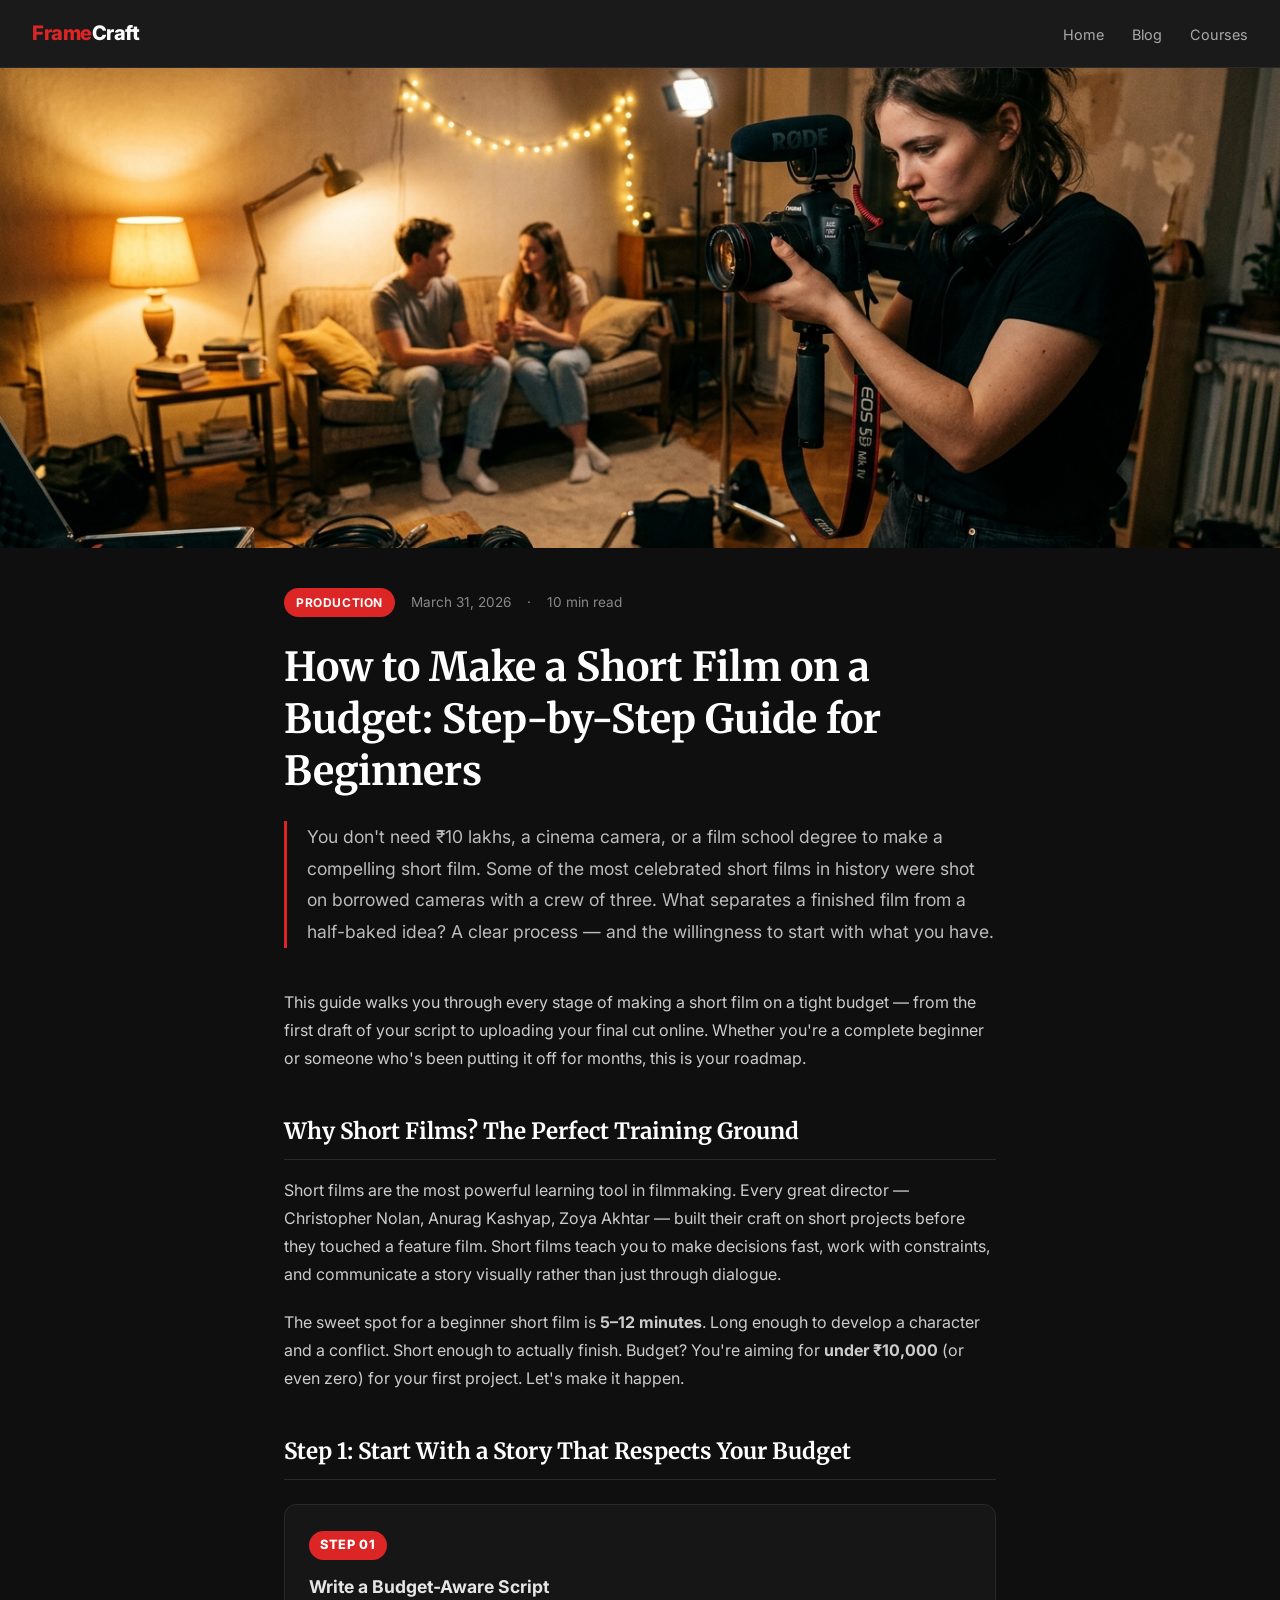
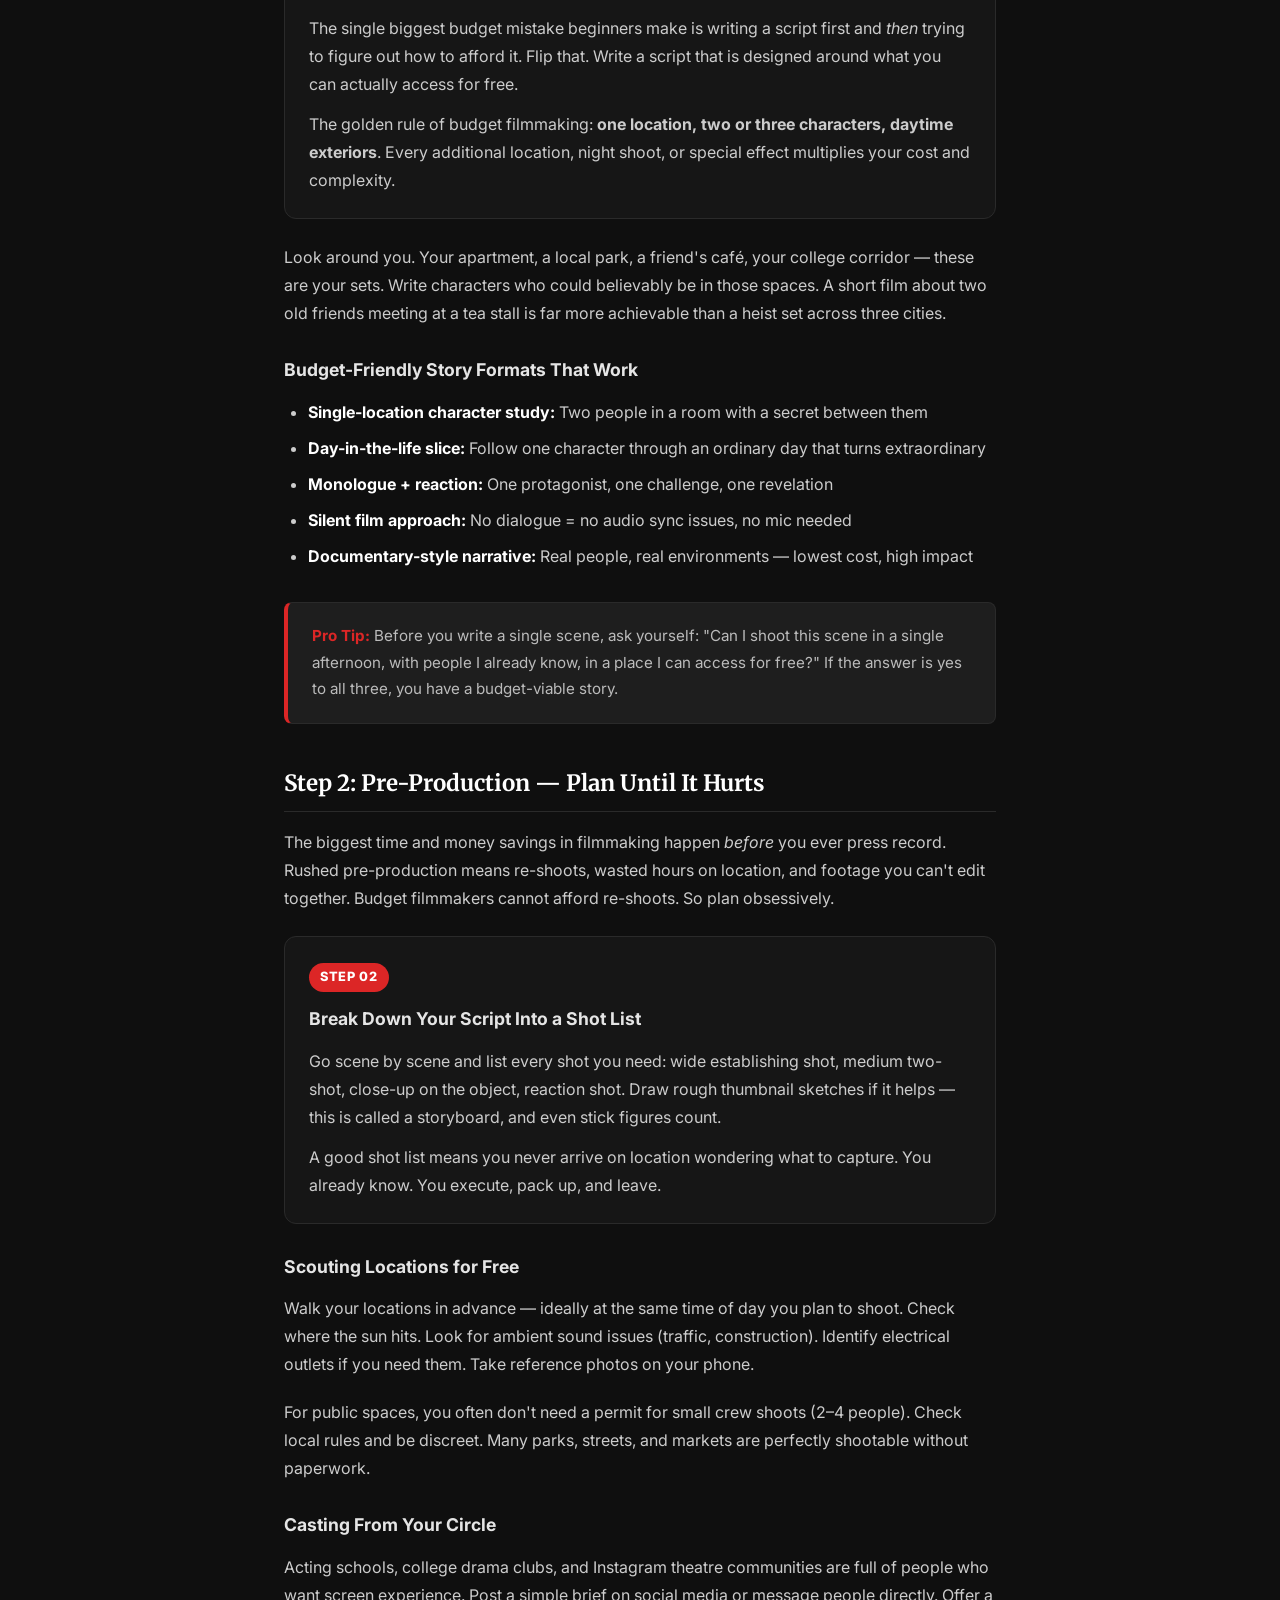
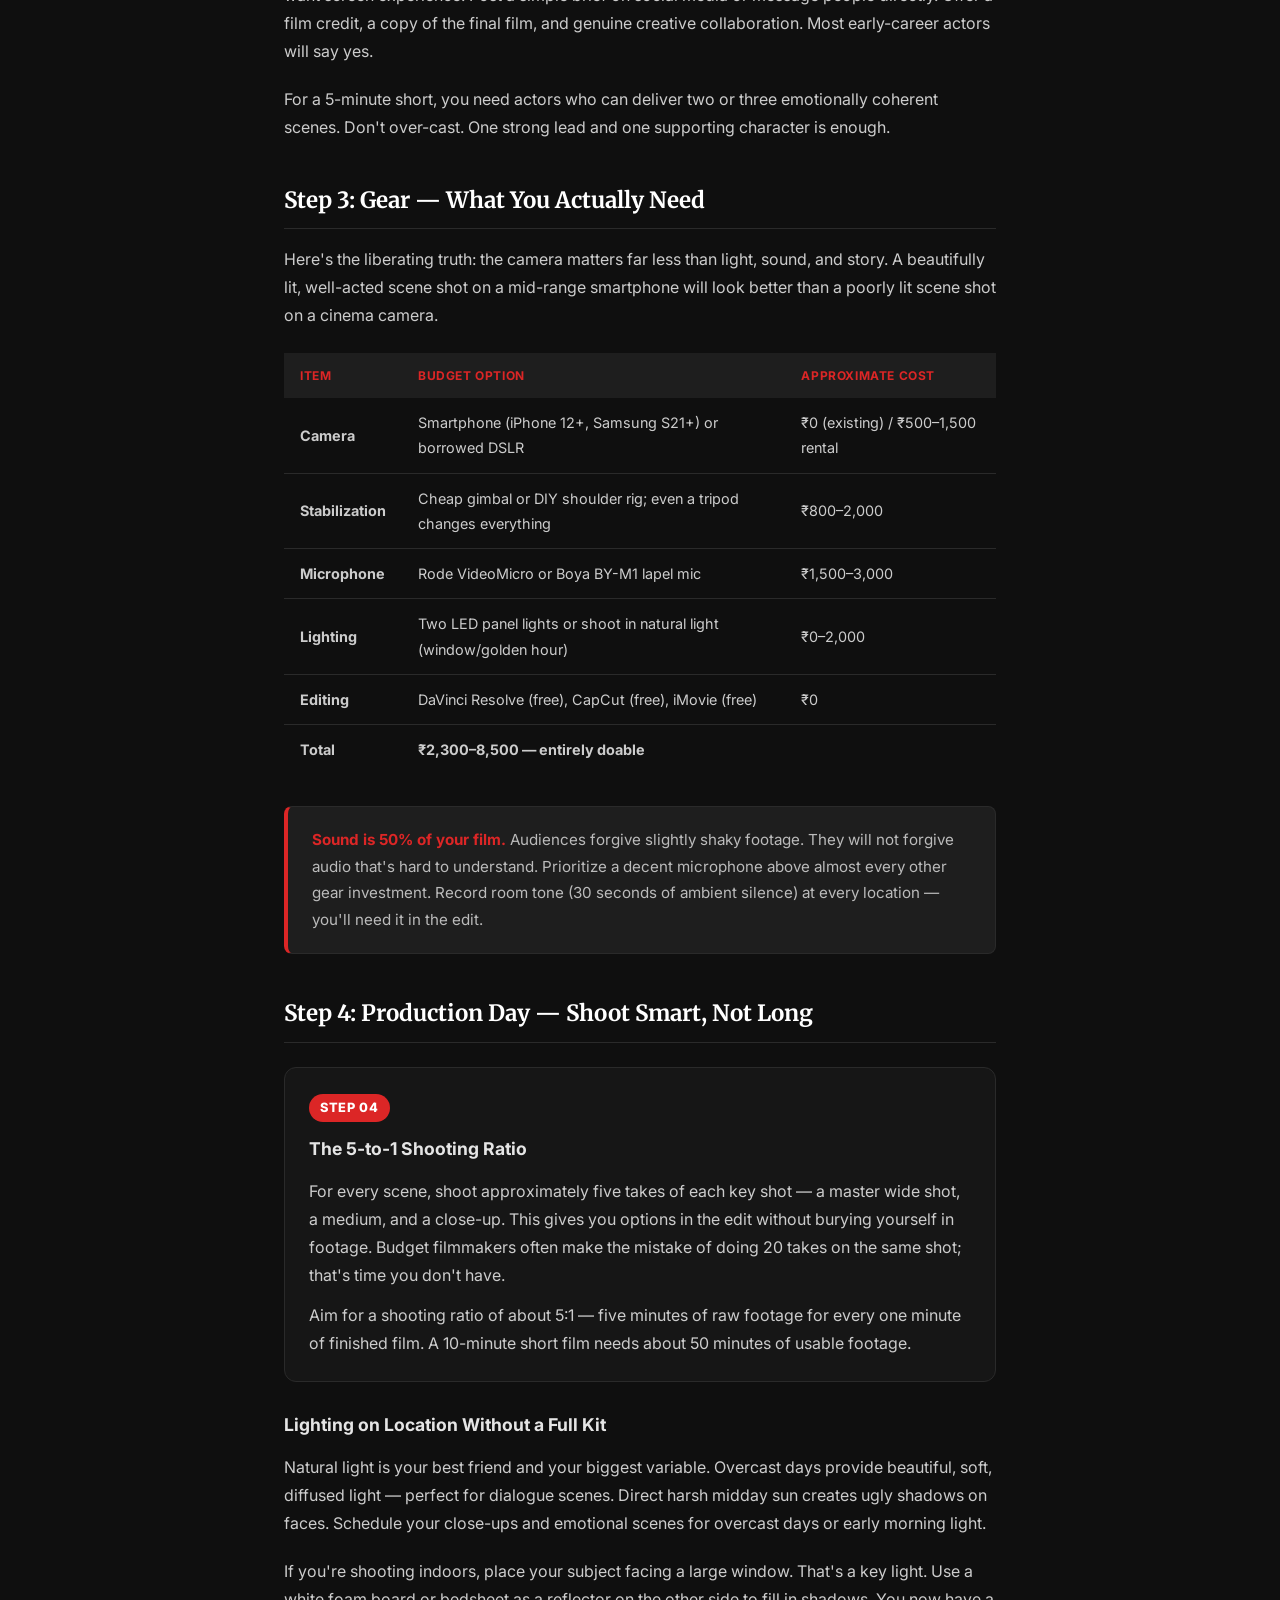
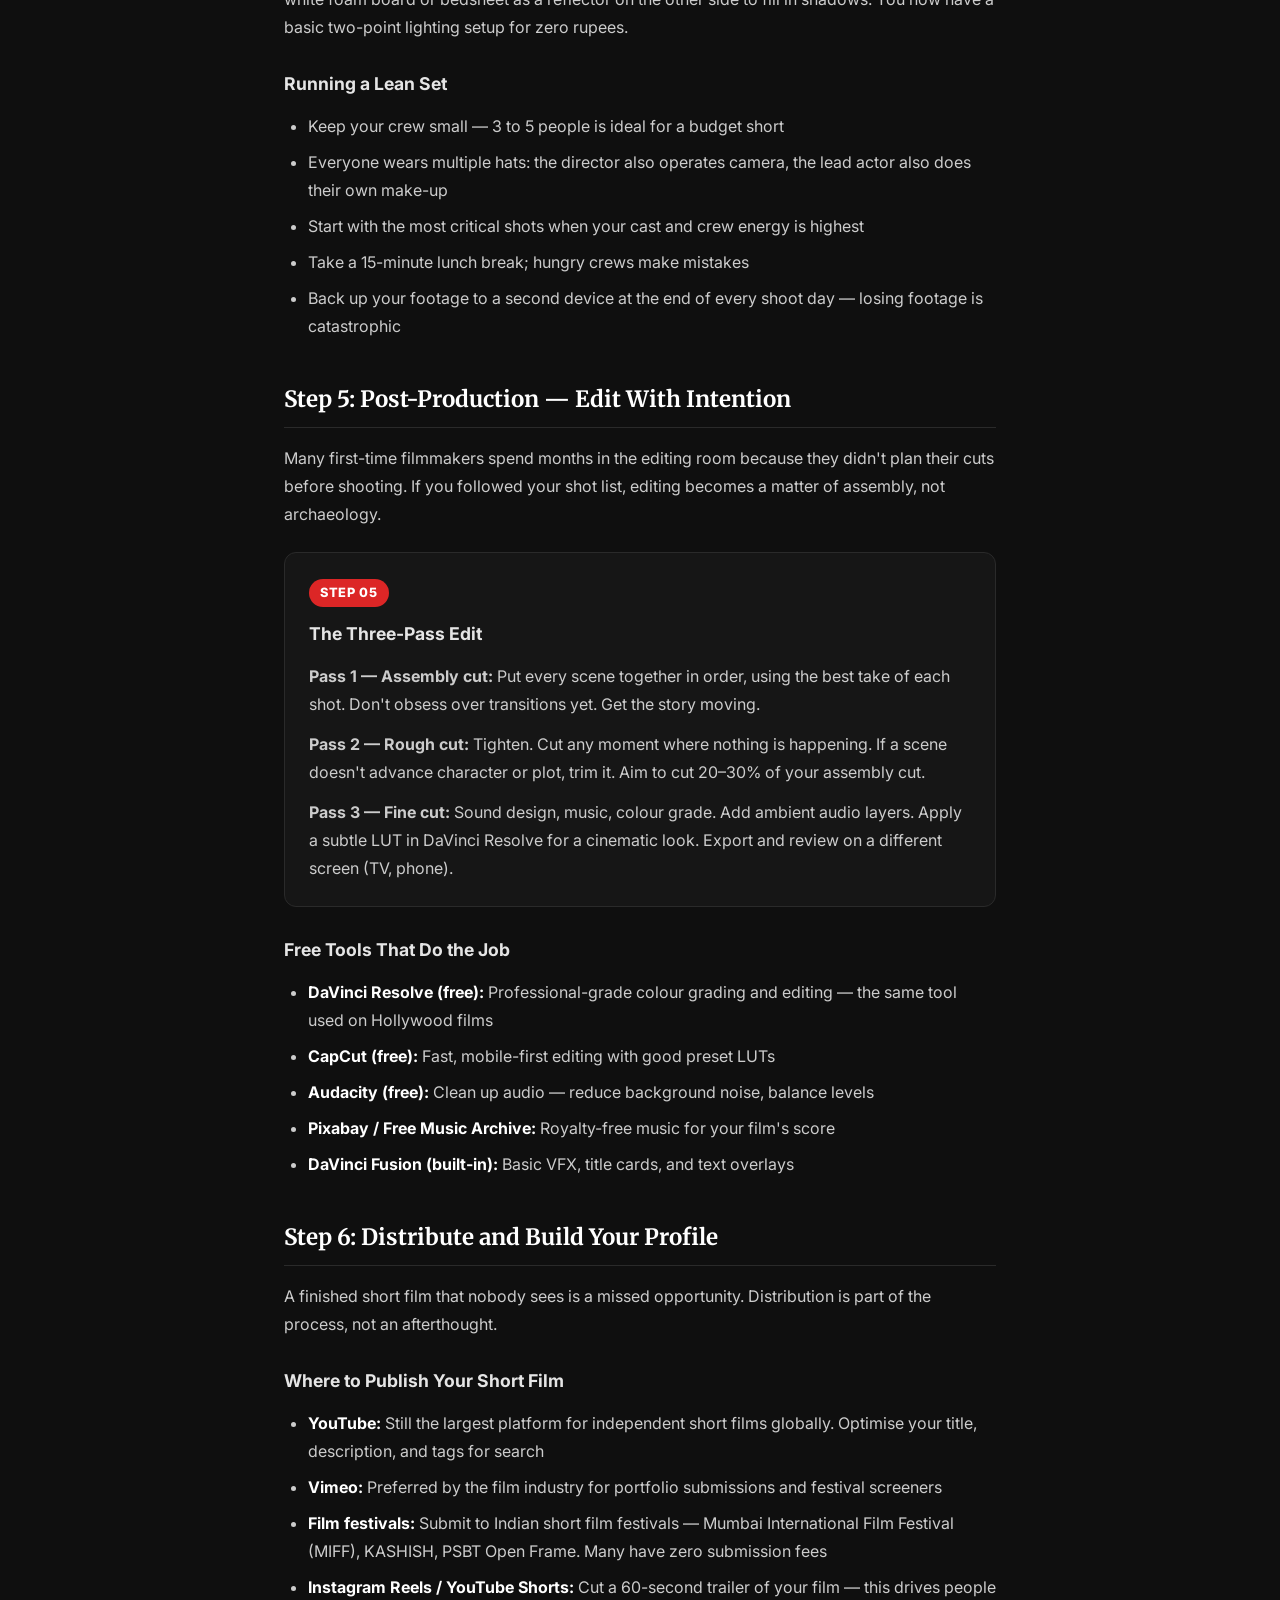
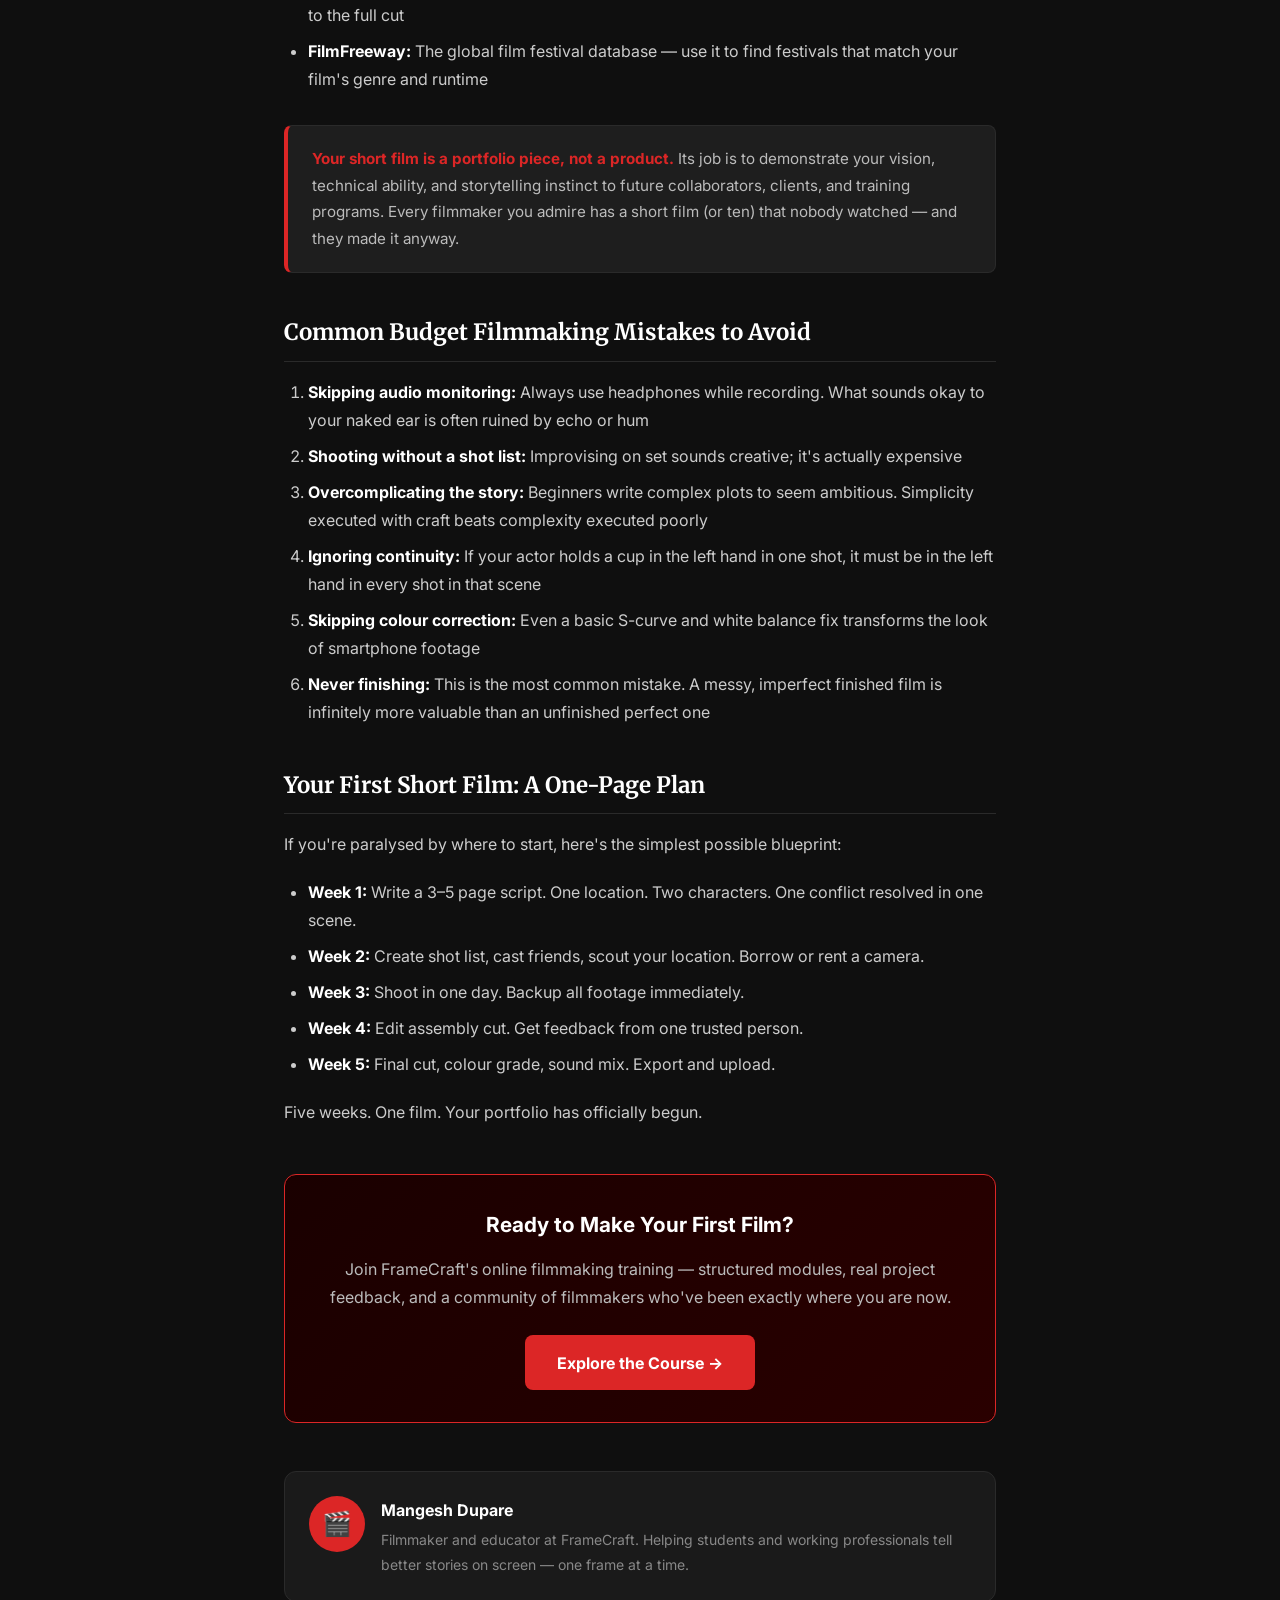
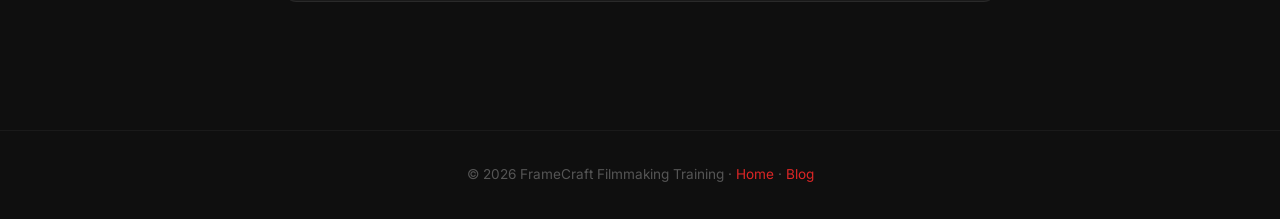
<file: docs/blog/how-to-make-a-short-film-on-a-budget/index.html>
<!DOCTYPE html>
<html lang="en">
<head>
  <meta charset="UTF-8" />
  <meta name="viewport" content="width=device-width, initial-scale=1.0" />

  <!-- SEO -->
  <title>How to Make a Short Film on a Budget: Step-by-Step Guide for Beginners | AMCReady Blog</title>
  <meta name="description" content="Learn how to make a short film on a budget with this complete step-by-step guide — from script to final cut. Practical tips, gear advice, and production hacks for beginners and indie filmmakers." />
  <meta name="robots" content="index, follow" />
  <link rel="canonical" href="https://brainupgrade-in.github.io/AMCReady.com/blog/how-to-make-a-short-film-on-a-budget/" />

  <!-- Open Graph -->
  <meta property="og:type" content="article" />
  <meta property="og:title" content="How to Make a Short Film on a Budget: Step-by-Step Guide for Beginners" />
  <meta property="og:description" content="A practical, step-by-step guide to making a short film with little to no money — without sacrificing quality." />
  <meta property="og:url" content="https://brainupgrade-in.github.io/AMCReady.com/blog/how-to-make-a-short-film-on-a-budget/" />
  <meta property="og:image" content="https://brainupgrade-in.github.io/AMCReady.com/blog/how-to-make-a-short-film-on-a-budget/hero.png" />

  <!-- Twitter Card -->
  <meta name="twitter:card" content="summary_large_image" />
  <meta name="twitter:title" content="How to Make a Short Film on a Budget: Step-by-Step Guide" />
  <meta name="twitter:description" content="Script, shoot, and edit your first short film on a budget — practical steps from pre-production to final cut." />
  <meta name="twitter:image" content="https://brainupgrade-in.github.io/AMCReady.com/blog/how-to-make-a-short-film-on-a-budget/hero.png" />

  <!-- Structured Data -->
  <script type="application/ld+json">
  {
    "@context": "https://schema.org",
    "@type": "BlogPosting",
    "headline": "How to Make a Short Film on a Budget: Step-by-Step Guide for Beginners",
    "description": "A practical, step-by-step guide to making a short film with little to no money — without sacrificing quality.",
    "image": "https://brainupgrade-in.github.io/AMCReady.com/blog/how-to-make-a-short-film-on-a-budget/hero.png",
    "author": { "@type": "Person", "name": "Mangesh Dupare" },
    "publisher": { "@type": "Organization", "name": "AMCReady — FrameCraft Filmmaking Training", "url": "https://brainupgrade-in.github.io/AMCReady.com/" },
    "datePublished": "2026-03-31",
    "dateModified": "2026-03-31",
    "url": "https://brainupgrade-in.github.io/AMCReady.com/blog/how-to-make-a-short-film-on-a-budget/"
  }
  </script>

  <!-- Favicon -->
  <link rel="icon" href="data:image/svg+xml,<svg xmlns='http://www.w3.org/2000/svg' viewBox='0 0 32 32'><rect width='32' height='32' rx='8' fill='%23DC2626'/><text y='24' x='5' font-family='Inter,sans-serif' font-weight='900' font-size='18' fill='white'>🎬</text></svg>" />

  <!-- Google Fonts -->
  <link rel="preconnect" href="https://fonts.googleapis.com" />
  <link rel="preconnect" href="https://fonts.gstatic.com" crossorigin />
  <link href="https://fonts.googleapis.com/css2?family=Inter:wght@400;500;600;700;800&family=Merriweather:wght@400;700&display=swap" rel="stylesheet" />

  <style>
    *, *::before, *::after { box-sizing: border-box; margin: 0; padding: 0; }

    body {
      font-family: 'Inter', sans-serif;
      background: #0f0f0f;
      color: #e5e5e5;
      line-height: 1.75;
    }

    /* NAV */
    nav {
      background: #1a1a1a;
      border-bottom: 1px solid #2a2a2a;
      padding: 1rem 2rem;
      display: flex;
      justify-content: space-between;
      align-items: center;
      position: sticky;
      top: 0;
      z-index: 100;
    }
    .nav-brand { font-size: 1.25rem; font-weight: 800; color: #DC2626; text-decoration: none; letter-spacing: -0.5px; }
    .nav-brand span { color: #fff; }
    .nav-links a { color: #aaa; text-decoration: none; margin-left: 1.5rem; font-size: 0.9rem; transition: color 0.2s; }
    .nav-links a:hover { color: #DC2626; }

    /* HERO */
    .hero-image {
      width: 100%;
      max-height: 480px;
      object-fit: cover;
      display: block;
    }

    /* ARTICLE */
    .container {
      max-width: 760px;
      margin: 0 auto;
      padding: 2.5rem 1.5rem 4rem;
    }

    .post-meta {
      display: flex;
      align-items: center;
      gap: 1rem;
      margin-bottom: 1.5rem;
      flex-wrap: wrap;
    }
    .tag {
      background: #DC2626;
      color: #fff;
      font-size: 0.75rem;
      font-weight: 700;
      padding: 0.25rem 0.75rem;
      border-radius: 99px;
      text-transform: uppercase;
      letter-spacing: 0.05em;
    }
    .post-date { color: #888; font-size: 0.85rem; }
    .read-time { color: #888; font-size: 0.85rem; }

    h1 {
      font-family: 'Merriweather', serif;
      font-size: clamp(1.75rem, 4vw, 2.5rem);
      font-weight: 700;
      color: #fff;
      line-height: 1.3;
      margin-bottom: 1.5rem;
    }

    .intro {
      font-size: 1.1rem;
      color: #bbb;
      border-left: 3px solid #DC2626;
      padding-left: 1.25rem;
      margin-bottom: 2.5rem;
      line-height: 1.8;
    }

    h2 {
      font-family: 'Merriweather', serif;
      font-size: 1.4rem;
      font-weight: 700;
      color: #fff;
      margin-top: 2.5rem;
      margin-bottom: 1rem;
      padding-bottom: 0.5rem;
      border-bottom: 1px solid #2a2a2a;
    }

    h3 {
      font-size: 1.1rem;
      font-weight: 700;
      color: #e5e5e5;
      margin-top: 1.75rem;
      margin-bottom: 0.75rem;
    }

    p { margin-bottom: 1.25rem; color: #ccc; }

    ul, ol {
      padding-left: 1.5rem;
      margin-bottom: 1.25rem;
    }
    li { color: #ccc; margin-bottom: 0.5rem; }
    li strong { color: #fff; }

    .callout {
      background: #1e1e1e;
      border: 1px solid #2a2a2a;
      border-left: 4px solid #DC2626;
      border-radius: 8px;
      padding: 1.25rem 1.5rem;
      margin: 2rem 0;
    }
    .callout p { margin: 0; color: #bbb; font-size: 0.95rem; }
    .callout strong { color: #DC2626; }

    .step-box {
      background: #161616;
      border: 1px solid #2a2a2a;
      border-radius: 12px;
      padding: 1.5rem;
      margin: 1.5rem 0;
    }
    .step-box .step-number {
      display: inline-block;
      background: #DC2626;
      color: #fff;
      font-size: 0.8rem;
      font-weight: 800;
      padding: 0.2rem 0.7rem;
      border-radius: 99px;
      margin-bottom: 0.75rem;
      text-transform: uppercase;
      letter-spacing: 0.05em;
    }
    .step-box h3 { margin-top: 0; }
    .step-box p { margin-bottom: 0.75rem; }
    .step-box p:last-child { margin-bottom: 0; }

    .gear-table {
      width: 100%;
      border-collapse: collapse;
      margin: 1.5rem 0;
      font-size: 0.9rem;
    }
    .gear-table th {
      background: #1e1e1e;
      color: #DC2626;
      padding: 0.75rem 1rem;
      text-align: left;
      font-weight: 700;
      text-transform: uppercase;
      font-size: 0.75rem;
      letter-spacing: 0.05em;
    }
    .gear-table td {
      border-bottom: 1px solid #2a2a2a;
      padding: 0.75rem 1rem;
      color: #ccc;
    }
    .gear-table tr:last-child td { border-bottom: none; }

    .cta-box {
      background: linear-gradient(135deg, #1a0000, #2a0000);
      border: 1px solid #DC2626;
      border-radius: 12px;
      padding: 2rem;
      text-align: center;
      margin: 3rem 0;
    }
    .cta-box h3 { color: #fff; font-size: 1.3rem; margin-bottom: 0.75rem; margin-top: 0; }
    .cta-box p { color: #bbb; margin-bottom: 1.5rem; }
    .cta-btn {
      display: inline-block;
      background: #DC2626;
      color: #fff;
      text-decoration: none;
      padding: 0.85rem 2rem;
      border-radius: 8px;
      font-weight: 700;
      font-size: 1rem;
      transition: background 0.2s, transform 0.2s;
    }
    .cta-btn:hover { background: #b91c1c; transform: translateY(-2px); }

    .author-box {
      display: flex;
      align-items: flex-start;
      gap: 1rem;
      background: #1a1a1a;
      border: 1px solid #2a2a2a;
      border-radius: 12px;
      padding: 1.5rem;
      margin-top: 3rem;
    }
    .author-avatar {
      width: 56px;
      height: 56px;
      border-radius: 50%;
      background: #DC2626;
      display: flex;
      align-items: center;
      justify-content: center;
      font-size: 1.5rem;
      flex-shrink: 0;
    }
    .author-name { font-weight: 700; color: #fff; margin-bottom: 0.25rem; }
    .author-bio { font-size: 0.875rem; color: #888; margin: 0; }

    footer {
      text-align: center;
      padding: 2rem;
      color: #555;
      font-size: 0.85rem;
      border-top: 1px solid #1a1a1a;
      margin-top: 4rem;
    }
    footer a { color: #DC2626; text-decoration: none; }
  </style>
</head>
<body>

<nav>
  <a href="/AMCReady.com/" class="nav-brand">Frame<span>Craft</span></a>
  <div class="nav-links">
    <a href="/AMCReady.com/">Home</a>
    <a href="/AMCReady.com/blog/">Blog</a>
    <a href="/AMCReady.com/#pricing">Courses</a>
  </div>
</nav>

<img src="hero.png" alt="Filmmaker shooting a short film on a budget with a DSLR camera" class="hero-image" />

<div class="container">

  <div class="post-meta">
    <span class="tag">Production</span>
    <span class="post-date">March 31, 2026</span>
    <span class="post-date">·</span>
    <span class="read-time">10 min read</span>
  </div>

  <h1>How to Make a Short Film on a Budget: Step-by-Step Guide for Beginners</h1>

  <p class="intro">
    You don't need ₹10 lakhs, a cinema camera, or a film school degree to make a compelling short film. Some of the most celebrated short films in history were shot on borrowed cameras with a crew of three. What separates a finished film from a half-baked idea? A clear process — and the willingness to start with what you have.
  </p>

  <p>
    This guide walks you through every stage of making a short film on a tight budget — from the first draft of your script to uploading your final cut online. Whether you're a complete beginner or someone who's been putting it off for months, this is your roadmap.
  </p>

  <h2>Why Short Films? The Perfect Training Ground</h2>

  <p>
    Short films are the most powerful learning tool in filmmaking. Every great director — Christopher Nolan, Anurag Kashyap, Zoya Akhtar — built their craft on short projects before they touched a feature film. Short films teach you to make decisions fast, work with constraints, and communicate a story visually rather than just through dialogue.
  </p>

  <p>
    The sweet spot for a beginner short film is <strong>5–12 minutes</strong>. Long enough to develop a character and a conflict. Short enough to actually finish. Budget? You're aiming for <strong>under ₹10,000</strong> (or even zero) for your first project. Let's make it happen.
  </p>

  <h2>Step 1: Start With a Story That Respects Your Budget</h2>

  <div class="step-box">
    <span class="step-number">Step 01</span>
    <h3>Write a Budget-Aware Script</h3>
    <p>The single biggest budget mistake beginners make is writing a script first and <em>then</em> trying to figure out how to afford it. Flip that. Write a script that is designed around what you can actually access for free.</p>
    <p>The golden rule of budget filmmaking: <strong>one location, two or three characters, daytime exteriors</strong>. Every additional location, night shoot, or special effect multiplies your cost and complexity.</p>
  </div>

  <p>
    Look around you. Your apartment, a local park, a friend's café, your college corridor — these are your sets. Write characters who could believably be in those spaces. A short film about two old friends meeting at a tea stall is far more achievable than a heist set across three cities.
  </p>

  <h3>Budget-Friendly Story Formats That Work</h3>
  <ul>
    <li><strong>Single-location character study:</strong> Two people in a room with a secret between them</li>
    <li><strong>Day-in-the-life slice:</strong> Follow one character through an ordinary day that turns extraordinary</li>
    <li><strong>Monologue + reaction:</strong> One protagonist, one challenge, one revelation</li>
    <li><strong>Silent film approach:</strong> No dialogue = no audio sync issues, no mic needed</li>
    <li><strong>Documentary-style narrative:</strong> Real people, real environments — lowest cost, high impact</li>
  </ul>

  <div class="callout">
    <p><strong>Pro Tip:</strong> Before you write a single scene, ask yourself: "Can I shoot this scene in a single afternoon, with people I already know, in a place I can access for free?" If the answer is yes to all three, you have a budget-viable story.</p>
  </div>

  <h2>Step 2: Pre-Production — Plan Until It Hurts</h2>

  <p>
    The biggest time and money savings in filmmaking happen <em>before</em> you ever press record. Rushed pre-production means re-shoots, wasted hours on location, and footage you can't edit together. Budget filmmakers cannot afford re-shoots. So plan obsessively.
  </p>

  <div class="step-box">
    <span class="step-number">Step 02</span>
    <h3>Break Down Your Script Into a Shot List</h3>
    <p>Go scene by scene and list every shot you need: wide establishing shot, medium two-shot, close-up on the object, reaction shot. Draw rough thumbnail sketches if it helps — this is called a storyboard, and even stick figures count.</p>
    <p>A good shot list means you never arrive on location wondering what to capture. You already know. You execute, pack up, and leave.</p>
  </div>

  <h3>Scouting Locations for Free</h3>
  <p>
    Walk your locations in advance — ideally at the same time of day you plan to shoot. Check where the sun hits. Look for ambient sound issues (traffic, construction). Identify electrical outlets if you need them. Take reference photos on your phone.
  </p>
  <p>
    For public spaces, you often don't need a permit for small crew shoots (2–4 people). Check local rules and be discreet. Many parks, streets, and markets are perfectly shootable without paperwork.
  </p>

  <h3>Casting From Your Circle</h3>
  <p>
    Acting schools, college drama clubs, and Instagram theatre communities are full of people who want screen experience. Post a simple brief on social media or message people directly. Offer a film credit, a copy of the final film, and genuine creative collaboration. Most early-career actors will say yes.
  </p>
  <p>
    For a 5-minute short, you need actors who can deliver two or three emotionally coherent scenes. Don't over-cast. One strong lead and one supporting character is enough.
  </p>

  <h2>Step 3: Gear — What You Actually Need</h2>

  <p>
    Here's the liberating truth: the camera matters far less than light, sound, and story. A beautifully lit, well-acted scene shot on a mid-range smartphone will look better than a poorly lit scene shot on a cinema camera.
  </p>

  <table class="gear-table">
    <thead>
      <tr>
        <th>Item</th>
        <th>Budget Option</th>
        <th>Approximate Cost</th>
      </tr>
    </thead>
    <tbody>
      <tr>
        <td><strong>Camera</strong></td>
        <td>Smartphone (iPhone 12+, Samsung S21+) or borrowed DSLR</td>
        <td>₹0 (existing) / ₹500–1,500 rental</td>
      </tr>
      <tr>
        <td><strong>Stabilization</strong></td>
        <td>Cheap gimbal or DIY shoulder rig; even a tripod changes everything</td>
        <td>₹800–2,000</td>
      </tr>
      <tr>
        <td><strong>Microphone</strong></td>
        <td>Rode VideoMicro or Boya BY-M1 lapel mic</td>
        <td>₹1,500–3,000</td>
      </tr>
      <tr>
        <td><strong>Lighting</strong></td>
        <td>Two LED panel lights or shoot in natural light (window/golden hour)</td>
        <td>₹0–2,000</td>
      </tr>
      <tr>
        <td><strong>Editing</strong></td>
        <td>DaVinci Resolve (free), CapCut (free), iMovie (free)</td>
        <td>₹0</td>
      </tr>
      <tr>
        <td><strong>Total</strong></td>
        <td colspan="2"><strong>₹2,300–8,500 — entirely doable</strong></td>
      </tr>
    </tbody>
  </table>

  <div class="callout">
    <p><strong>Sound is 50% of your film.</strong> Audiences forgive slightly shaky footage. They will not forgive audio that's hard to understand. Prioritize a decent microphone above almost every other gear investment. Record room tone (30 seconds of ambient silence) at every location — you'll need it in the edit.</p>
  </div>

  <h2>Step 4: Production Day — Shoot Smart, Not Long</h2>

  <div class="step-box">
    <span class="step-number">Step 04</span>
    <h3>The 5-to-1 Shooting Ratio</h3>
    <p>For every scene, shoot approximately five takes of each key shot — a master wide shot, a medium, and a close-up. This gives you options in the edit without burying yourself in footage. Budget filmmakers often make the mistake of doing 20 takes on the same shot; that's time you don't have.</p>
    <p>Aim for a shooting ratio of about 5:1 — five minutes of raw footage for every one minute of finished film. A 10-minute short film needs about 50 minutes of usable footage.</p>
  </div>

  <h3>Lighting on Location Without a Full Kit</h3>
  <p>
    Natural light is your best friend and your biggest variable. Overcast days provide beautiful, soft, diffused light — perfect for dialogue scenes. Direct harsh midday sun creates ugly shadows on faces. Schedule your close-ups and emotional scenes for overcast days or early morning light.
  </p>
  <p>
    If you're shooting indoors, place your subject facing a large window. That's a key light. Use a white foam board or bedsheet as a reflector on the other side to fill in shadows. You now have a basic two-point lighting setup for zero rupees.
  </p>

  <h3>Running a Lean Set</h3>
  <ul>
    <li>Keep your crew small — 3 to 5 people is ideal for a budget short</li>
    <li>Everyone wears multiple hats: the director also operates camera, the lead actor also does their own make-up</li>
    <li>Start with the most critical shots when your cast and crew energy is highest</li>
    <li>Take a 15-minute lunch break; hungry crews make mistakes</li>
    <li>Back up your footage to a second device at the end of every shoot day — losing footage is catastrophic</li>
  </ul>

  <h2>Step 5: Post-Production — Edit With Intention</h2>

  <p>
    Many first-time filmmakers spend months in the editing room because they didn't plan their cuts before shooting. If you followed your shot list, editing becomes a matter of assembly, not archaeology.
  </p>

  <div class="step-box">
    <span class="step-number">Step 05</span>
    <h3>The Three-Pass Edit</h3>
    <p><strong>Pass 1 — Assembly cut:</strong> Put every scene together in order, using the best take of each shot. Don't obsess over transitions yet. Get the story moving.</p>
    <p><strong>Pass 2 — Rough cut:</strong> Tighten. Cut any moment where nothing is happening. If a scene doesn't advance character or plot, trim it. Aim to cut 20–30% of your assembly cut.</p>
    <p><strong>Pass 3 — Fine cut:</strong> Sound design, music, colour grade. Add ambient audio layers. Apply a subtle LUT in DaVinci Resolve for a cinematic look. Export and review on a different screen (TV, phone).</p>
  </div>

  <h3>Free Tools That Do the Job</h3>
  <ul>
    <li><strong>DaVinci Resolve (free):</strong> Professional-grade colour grading and editing — the same tool used on Hollywood films</li>
    <li><strong>CapCut (free):</strong> Fast, mobile-first editing with good preset LUTs</li>
    <li><strong>Audacity (free):</strong> Clean up audio — reduce background noise, balance levels</li>
    <li><strong>Pixabay / Free Music Archive:</strong> Royalty-free music for your film's score</li>
    <li><strong>DaVinci Fusion (built-in):</strong> Basic VFX, title cards, and text overlays</li>
  </ul>

  <h2>Step 6: Distribute and Build Your Profile</h2>

  <p>
    A finished short film that nobody sees is a missed opportunity. Distribution is part of the process, not an afterthought.
  </p>

  <h3>Where to Publish Your Short Film</h3>
  <ul>
    <li><strong>YouTube:</strong> Still the largest platform for independent short films globally. Optimise your title, description, and tags for search</li>
    <li><strong>Vimeo:</strong> Preferred by the film industry for portfolio submissions and festival screeners</li>
    <li><strong>Film festivals:</strong> Submit to Indian short film festivals — Mumbai International Film Festival (MIFF), KASHISH, PSBT Open Frame. Many have zero submission fees</li>
    <li><strong>Instagram Reels / YouTube Shorts:</strong> Cut a 60-second trailer of your film — this drives people to the full cut</li>
    <li><strong>FilmFreeway:</strong> The global film festival database — use it to find festivals that match your film's genre and runtime</li>
  </ul>

  <div class="callout">
    <p><strong>Your short film is a portfolio piece, not a product.</strong> Its job is to demonstrate your vision, technical ability, and storytelling instinct to future collaborators, clients, and training programs. Every filmmaker you admire has a short film (or ten) that nobody watched — and they made it anyway.</p>
  </div>

  <h2>Common Budget Filmmaking Mistakes to Avoid</h2>

  <ol>
    <li><strong>Skipping audio monitoring:</strong> Always use headphones while recording. What sounds okay to your naked ear is often ruined by echo or hum</li>
    <li><strong>Shooting without a shot list:</strong> Improvising on set sounds creative; it's actually expensive</li>
    <li><strong>Overcomplicating the story:</strong> Beginners write complex plots to seem ambitious. Simplicity executed with craft beats complexity executed poorly</li>
    <li><strong>Ignoring continuity:</strong> If your actor holds a cup in the left hand in one shot, it must be in the left hand in every shot in that scene</li>
    <li><strong>Skipping colour correction:</strong> Even a basic S-curve and white balance fix transforms the look of smartphone footage</li>
    <li><strong>Never finishing:</strong> This is the most common mistake. A messy, imperfect finished film is infinitely more valuable than an unfinished perfect one</li>
  </ol>

  <h2>Your First Short Film: A One-Page Plan</h2>

  <p>If you're paralysed by where to start, here's the simplest possible blueprint:</p>

  <ul>
    <li><strong>Week 1:</strong> Write a 3–5 page script. One location. Two characters. One conflict resolved in one scene.</li>
    <li><strong>Week 2:</strong> Create shot list, cast friends, scout your location. Borrow or rent a camera.</li>
    <li><strong>Week 3:</strong> Shoot in one day. Backup all footage immediately.</li>
    <li><strong>Week 4:</strong> Edit assembly cut. Get feedback from one trusted person.</li>
    <li><strong>Week 5:</strong> Final cut, colour grade, sound mix. Export and upload.</li>
  </ul>

  <p>
    Five weeks. One film. Your portfolio has officially begun.
  </p>

  <div class="cta-box">
    <h3>Ready to Make Your First Film?</h3>
    <p>Join FrameCraft's online filmmaking training — structured modules, real project feedback, and a community of filmmakers who've been exactly where you are now.</p>
    <a href="/AMCReady.com/#pricing" class="cta-btn">Explore the Course →</a>
  </div>

  <div class="author-box">
    <div class="author-avatar">🎬</div>
    <div>
      <div class="author-name">Mangesh Dupare</div>
      <p class="author-bio">Filmmaker and educator at FrameCraft. Helping students and working professionals tell better stories on screen — one frame at a time.</p>
    </div>
  </div>

</div>

<footer>
  © 2026 FrameCraft Filmmaking Training · <a href="/AMCReady.com/">Home</a> · <a href="/AMCReady.com/blog/">Blog</a>
</footer>

</body>
</html>
</file>
<file: docs/css/style.css>
/* =============================================
   AMCReady — Main Stylesheet
   Mobile-first, no frameworks, pure CSS
   ============================================= */

/* --- Google Fonts --- */
@import url('https://fonts.googleapis.com/css2?family=Inter:wght@400;500;600;700;800;900&family=Source+Sans+Pro:wght@400;600&display=swap');

/* --- CSS Variables --- */
:root {
  --teal: #0D9488;
  --teal-dark: #0B7A70;
  --teal-light: #CCFBF1;
  --navy: #1E293B;
  --navy-light: #334155;
  --white: #FFFFFF;
  --gray-50: #F8FAFC;
  --gray-100: #F1F5F9;
  --gray-200: #E2E8F0;
  --gray-400: #94A3B8;
  --gray-600: #475569;
  --gray-800: #1E293B;
  --gold: #F59E0B;
  --gold-light: #FEF3C7;
  --red-light: #FEF2F2;
  --red-border: #FECACA;
  --red-text: #DC2626;
  --shadow-sm: 0 1px 3px rgba(0,0,0,0.08);
  --shadow-md: 0 4px 16px rgba(0,0,0,0.10);
  --shadow-lg: 0 8px 32px rgba(0,0,0,0.14);
  --shadow-xl: 0 20px 60px rgba(0,0,0,0.16);
  --radius: 12px;
  --radius-lg: 20px;
  --transition: 0.25s ease;
}

/* --- Reset --- */
*, *::before, *::after { box-sizing: border-box; margin: 0; padding: 0; }
html { scroll-behavior: smooth; font-size: 16px; }
body {
  font-family: 'Source Sans Pro', sans-serif;
  color: var(--navy);
  background: var(--white);
  line-height: 1.6;
  overflow-x: hidden;
}
img, svg { max-width: 100%; display: block; }
a { text-decoration: none; color: inherit; }
ul { list-style: none; }
button { cursor: pointer; border: none; background: none; font-family: inherit; }

/* --- Typography --- */
h1, h2, h3, h4, h5 {
  font-family: 'Inter', sans-serif;
  font-weight: 700;
  line-height: 1.2;
  color: var(--navy);
}
h1 { font-size: clamp(2rem, 5vw, 3.5rem); }
h2 { font-size: clamp(1.6rem, 3.5vw, 2.5rem); }
h3 { font-size: clamp(1.1rem, 2vw, 1.4rem); }

/* --- Utility --- */
.container {
  width: 100%;
  max-width: 1200px;
  margin: 0 auto;
  padding: 0 20px;
}
.section-label {
  font-family: 'Inter', sans-serif;
  font-size: 0.8rem;
  font-weight: 700;
  letter-spacing: 0.12em;
  text-transform: uppercase;
  color: var(--teal);
  margin-bottom: 12px;
  display: block;
}
.section-header {
  text-align: center;
  margin-bottom: 48px;
}
.section-header h2 { margin-bottom: 12px; }
.section-header p {
  color: var(--gray-600);
  font-size: 1.1rem;
  max-width: 600px;
  margin: 0 auto;
}

/* Fade-in animation */
.fade-in {
  opacity: 0;
  transform: translateY(28px);
  transition: opacity 0.6s ease, transform 0.6s ease;
}
.fade-in.visible {
  opacity: 1;
  transform: translateY(0);
}
.fade-in-delay-1 { transition-delay: 0.1s; }
.fade-in-delay-2 { transition-delay: 0.2s; }
.fade-in-delay-3 { transition-delay: 0.3s; }
.fade-in-delay-4 { transition-delay: 0.4s; }

/* =============================================
   BUTTONS
   ============================================= */
.btn {
  display: inline-flex;
  align-items: center;
  gap: 8px;
  padding: 14px 28px;
  border-radius: 8px;
  font-family: 'Inter', sans-serif;
  font-weight: 600;
  font-size: 0.95rem;
  transition: all var(--transition);
  white-space: nowrap;
}
.btn-primary {
  background: var(--teal);
  color: var(--white);
}
.btn-primary:hover {
  background: var(--teal-dark);
  transform: translateY(-1px);
  box-shadow: 0 6px 20px rgba(13,148,136,0.35);
}
.btn-outline {
  background: transparent;
  color: var(--white);
  border: 2px solid rgba(255,255,255,0.7);
}
.btn-outline:hover {
  background: rgba(255,255,255,0.1);
  border-color: var(--white);
}
.btn-outline-teal {
  background: transparent;
  color: var(--teal);
  border: 2px solid var(--teal);
}
.btn-outline-teal:hover {
  background: var(--teal);
  color: var(--white);
}
.btn-lg {
  padding: 18px 40px;
  font-size: 1.05rem;
}

/* =============================================
   NAVIGATION
   ============================================= */
#navbar {
  position: fixed;
  top: 0; left: 0; right: 0;
  z-index: 1000;
  transition: background 0.3s ease, box-shadow 0.3s ease;
  padding: 0;
}
#navbar.transparent {
  background: transparent;
}
#navbar.solid {
  background: var(--white);
  box-shadow: 0 2px 16px rgba(0,0,0,0.08);
}
.nav-inner {
  display: flex;
  align-items: center;
  justify-content: space-between;
  height: 70px;
}
.nav-logo {
  font-family: 'Inter', sans-serif;
  font-weight: 800;
  font-size: 1.5rem;
}
.nav-logo .logo-amc { color: var(--teal); }
.nav-logo .logo-ready { color: var(--navy); }
#navbar.transparent .nav-logo .logo-ready { color: var(--white); }
#navbar.transparent .nav-links a { color: rgba(255,255,255,0.85); }
#navbar.transparent .nav-links a:hover { color: var(--white); }
#navbar.transparent .btn-login { color: rgba(255,255,255,0.85); }
#navbar.transparent .btn-login:hover { color: var(--white); }

.nav-links {
  display: none;
  gap: 32px;
}
.nav-links a {
  font-family: 'Inter', sans-serif;
  font-weight: 500;
  font-size: 0.9rem;
  color: var(--navy-light);
  transition: color var(--transition);
}
.nav-links a:hover { color: var(--teal); }

.nav-actions {
  display: flex;
  align-items: center;
  gap: 16px;
}
.btn-login {
  font-family: 'Inter', sans-serif;
  font-weight: 500;
  font-size: 0.9rem;
  color: var(--navy-light);
  transition: color var(--transition);
}
.btn-login:hover { color: var(--teal); }
.nav-cta { display: none; }

.hamburger {
  display: flex;
  flex-direction: column;
  gap: 5px;
  padding: 4px;
}
.hamburger span {
  display: block;
  width: 24px;
  height: 2px;
  background: var(--navy);
  transition: all 0.3s;
  border-radius: 2px;
}
#navbar.transparent .hamburger span { background: var(--white); }
.hamburger.active span:nth-child(1) { transform: rotate(45deg) translate(5px, 5px); }
.hamburger.active span:nth-child(2) { opacity: 0; }
.hamburger.active span:nth-child(3) { transform: rotate(-45deg) translate(5px, -5px); }

/* Mobile Menu */
.mobile-menu {
  display: none;
  background: var(--white);
  border-top: 1px solid var(--gray-200);
  padding: 16px 20px 24px;
}
.mobile-menu.open { display: block; }
.mobile-menu a {
  display: block;
  padding: 12px 0;
  font-family: 'Inter', sans-serif;
  font-weight: 500;
  color: var(--navy);
  border-bottom: 1px solid var(--gray-100);
  transition: color var(--transition);
}
.mobile-menu a:hover { color: var(--teal); }
.mobile-menu .btn {
  display: flex;
  justify-content: center;
  margin-top: 16px;
  width: 100%;
}

@media (min-width: 768px) {
  .nav-links { display: flex; }
  .nav-cta { display: inline-flex; }
  .hamburger { display: none; }
}

/* =============================================
   HERO
   ============================================= */
#hero {
  background: linear-gradient(135deg, var(--navy) 0%, #0F172A 50%, #0D2D3A 100%);
  min-height: 100vh;
  display: flex;
  flex-direction: column;
  justify-content: center;
  padding: 100px 0 60px;
  position: relative;
  overflow: hidden;
}
#hero::before {
  content: '';
  position: absolute;
  top: -20%;
  right: -10%;
  width: 600px;
  height: 600px;
  background: radial-gradient(circle, rgba(13,148,136,0.15) 0%, transparent 70%);
  pointer-events: none;
}
#hero::after {
  content: '';
  position: absolute;
  bottom: -10%;
  left: -5%;
  width: 400px;
  height: 400px;
  background: radial-gradient(circle, rgba(13,148,136,0.08) 0%, transparent 70%);
  pointer-events: none;
}

.hero-inner {
  display: grid;
  grid-template-columns: 1fr;
  gap: 48px;
  align-items: center;
}
.hero-badge {
  display: inline-flex;
  align-items: center;
  gap: 8px;
  background: rgba(13,148,136,0.15);
  border: 1px solid rgba(13,148,136,0.4);
  color: #5EEAD4;
  padding: 6px 14px;
  border-radius: 100px;
  font-size: 0.8rem;
  font-family: 'Inter', sans-serif;
  font-weight: 600;
  letter-spacing: 0.05em;
  margin-bottom: 20px;
}
.hero-badge::before {
  content: '';
  width: 8px; height: 8px;
  background: #5EEAD4;
  border-radius: 50%;
  animation: pulse 2s infinite;
}
@keyframes pulse {
  0%, 100% { opacity: 1; transform: scale(1); }
  50% { opacity: 0.5; transform: scale(0.8); }
}
.hero-content h1 {
  color: var(--white);
  margin-bottom: 20px;
}
.hero-content h1 span { color: var(--teal); }
.hero-content p {
  color: rgba(255,255,255,0.7);
  font-size: 1.1rem;
  max-width: 560px;
  margin-bottom: 36px;
  line-height: 1.7;
}
.hero-ctas {
  display: flex;
  flex-wrap: wrap;
  gap: 12px;
  margin-bottom: 48px;
}

/* Trust strip */
.trust-strip {
  display: flex;
  flex-wrap: wrap;
  align-items: center;
  gap: 16px;
  padding-top: 32px;
  border-top: 1px solid rgba(255,255,255,0.1);
}
.trust-text {
  font-family: 'Inter', sans-serif;
  font-size: 0.85rem;
  color: rgba(255,255,255,0.6);
  font-weight: 500;
}
.trust-flags {
  display: flex;
  gap: 8px;
  flex-wrap: wrap;
  align-items: center;
}
.trust-flag {
  display: inline-flex;
  align-items: center;
  gap: 5px;
  font-size: 0.8rem;
  color: rgba(255,255,255,0.6);
  font-family: 'Inter', sans-serif;
}
.trust-flag .flag { font-size: 1.2rem; }

/* Hero Mockup */
.hero-mockup {
  display: flex;
  justify-content: center;
}
.mockup-card {
  background: rgba(255,255,255,0.05);
  border: 1px solid rgba(255,255,255,0.1);
  border-radius: var(--radius-lg);
  padding: 24px;
  width: 100%;
  max-width: 480px;
  backdrop-filter: blur(10px);
}
.mockup-header {
  display: flex;
  align-items: center;
  justify-content: space-between;
  margin-bottom: 20px;
}
.mockup-title {
  font-family: 'Inter', sans-serif;
  font-weight: 700;
  color: var(--white);
  font-size: 0.95rem;
}
.mockup-badge {
  background: rgba(13,148,136,0.3);
  color: #5EEAD4;
  font-size: 0.75rem;
  font-family: 'Inter', sans-serif;
  font-weight: 600;
  padding: 3px 10px;
  border-radius: 100px;
}
.mockup-question {
  background: rgba(255,255,255,0.08);
  border-radius: var(--radius);
  padding: 16px;
  margin-bottom: 16px;
}
.mockup-question p {
  color: rgba(255,255,255,0.85);
  font-size: 0.85rem;
  line-height: 1.5;
  margin-bottom: 14px;
}
.mockup-option {
  display: flex;
  align-items: center;
  gap: 10px;
  padding: 8px 12px;
  border-radius: 6px;
  margin-bottom: 8px;
  font-size: 0.8rem;
  font-family: 'Inter', sans-serif;
  color: rgba(255,255,255,0.7);
  background: rgba(255,255,255,0.05);
  border: 1px solid rgba(255,255,255,0.08);
  transition: all var(--transition);
}
.mockup-option.correct {
  background: rgba(13,148,136,0.2);
  border-color: rgba(13,148,136,0.5);
  color: #5EEAD4;
}
.mockup-option .opt-letter {
  width: 22px; height: 22px;
  border-radius: 50%;
  display: flex;
  align-items: center;
  justify-content: center;
  font-size: 0.7rem;
  font-weight: 700;
  background: rgba(255,255,255,0.1);
  flex-shrink: 0;
}
.mockup-option.correct .opt-letter {
  background: var(--teal);
  color: var(--white);
}
.mockup-stats {
  display: grid;
  grid-template-columns: repeat(3, 1fr);
  gap: 10px;
}
.stat-mini {
  background: rgba(255,255,255,0.06);
  border-radius: 8px;
  padding: 12px;
  text-align: center;
}
.stat-mini .val {
  font-family: 'Inter', sans-serif;
  font-weight: 800;
  font-size: 1.2rem;
  color: var(--teal);
  display: block;
}
.stat-mini .lbl {
  font-size: 0.7rem;
  color: rgba(255,255,255,0.5);
  font-family: 'Inter', sans-serif;
  display: block;
  margin-top: 2px;
}

@media (min-width: 1024px) {
  .hero-inner {
    grid-template-columns: 1fr 1fr;
    gap: 64px;
  }
}

/* =============================================
   PROBLEM SECTION
   ============================================= */
#problem {
  padding: 96px 0;
  background: var(--white);
}
.problem-grid {
  display: grid;
  grid-template-columns: 1fr 1fr;
  gap: 20px;
}
.problem-card {
  background: var(--red-light);
  border: 1px solid var(--red-border);
  border-radius: var(--radius);
  padding: 28px;
  transition: transform var(--transition), box-shadow var(--transition);
}
.problem-card:hover {
  transform: translateY(-4px);
  box-shadow: var(--shadow-md);
}
.problem-icon {
  width: 44px; height: 44px;
  background: rgba(220,38,38,0.1);
  border-radius: 10px;
  display: flex;
  align-items: center;
  justify-content: center;
  margin-bottom: 14px;
}
.problem-icon svg { width: 22px; height: 22px; }
.problem-card h3 {
  font-size: 1rem;
  color: var(--red-text);
  margin-bottom: 8px;
}
.problem-card p {
  font-size: 0.875rem;
  color: #7F1D1D;
  line-height: 1.55;
}

@media (min-width: 768px) {
  .problem-grid { grid-template-columns: repeat(4, 1fr); }
  .problem-card { padding: 32px 24px; }
}

/* =============================================
   FEATURES / SOLUTION SECTION (Tabs)
   ============================================= */
#features {
  padding: 96px 0;
  background: var(--gray-50);
}
.tabs-nav {
  display: flex;
  flex-wrap: wrap;
  gap: 8px;
  justify-content: center;
  margin-bottom: 40px;
}
.tab-btn {
  padding: 10px 22px;
  border-radius: 100px;
  font-family: 'Inter', sans-serif;
  font-weight: 600;
  font-size: 0.875rem;
  color: var(--gray-600);
  background: var(--white);
  border: 2px solid var(--gray-200);
  transition: all var(--transition);
}
.tab-btn:hover { border-color: var(--teal); color: var(--teal); }
.tab-btn.active {
  background: var(--teal);
  color: var(--white);
  border-color: var(--teal);
}
.tab-pane { display: none; }
.tab-pane.active { display: block; }
.tab-content-inner {
  display: grid;
  grid-template-columns: 1fr;
  gap: 40px;
  align-items: center;
}
.tab-info h3 {
  font-size: 1.6rem;
  margin-bottom: 16px;
  color: var(--navy);
}
.tab-info p {
  color: var(--gray-600);
  margin-bottom: 24px;
  font-size: 1rem;
  line-height: 1.7;
}
.tab-features {
  display: flex;
  flex-direction: column;
  gap: 10px;
}
.tab-feature-item {
  display: flex;
  align-items: flex-start;
  gap: 10px;
  font-size: 0.9rem;
  color: var(--navy-light);
}
.tab-feature-item::before {
  content: '';
  flex-shrink: 0;
  margin-top: 4px;
  width: 18px; height: 18px;
  background: var(--teal);
  mask-image: url("data:image/svg+xml,%3Csvg xmlns='http://www.w3.org/2000/svg' viewBox='0 0 24 24' fill='none' stroke='white' stroke-width='3' stroke-linecap='round' stroke-linejoin='round'%3E%3Cpolyline points='20 6 9 17 4 12'%3E%3C/polyline%3E%3C/svg%3E");
  mask-size: contain;
  mask-repeat: no-repeat;
  -webkit-mask-image: url("data:image/svg+xml,%3Csvg xmlns='http://www.w3.org/2000/svg' viewBox='0 0 24 24' fill='none' stroke='white' stroke-width='3' stroke-linecap='round' stroke-linejoin='round'%3E%3Cpolyline points='20 6 9 17 4 12'%3E%3C/polyline%3E%3C/svg%3E");
  -webkit-mask-size: contain;
  -webkit-mask-repeat: no-repeat;
}

/* Feature Mockups */
.feature-mockup {
  background: var(--white);
  border-radius: var(--radius-lg);
  padding: 24px;
  box-shadow: var(--shadow-lg);
  border: 1px solid var(--gray-200);
}
.mock-bar-label {
  font-family: 'Inter', sans-serif;
  font-size: 0.75rem;
  font-weight: 600;
  color: var(--gray-600);
  margin-bottom: 6px;
}
.mock-bar-track {
  height: 8px;
  background: var(--gray-100);
  border-radius: 100px;
  overflow: hidden;
  margin-bottom: 4px;
}
.mock-bar-fill {
  height: 100%;
  border-radius: 100px;
  background: var(--teal);
}
.mock-bar-fill.gold { background: var(--gold); }
.mock-bar-fill.navy { background: var(--navy); }
.mock-progress-row {
  display: flex;
  justify-content: space-between;
  font-family: 'Inter', sans-serif;
  font-size: 0.7rem;
  color: var(--gray-400);
  margin-bottom: 16px;
}
.mock-score-grid {
  display: grid;
  grid-template-columns: repeat(3, 1fr);
  gap: 10px;
  margin-top: 16px;
}
.mock-score-card {
  background: var(--gray-50);
  border-radius: 8px;
  padding: 12px;
  text-align: center;
}
.mock-score-card .num {
  font-family: 'Inter', sans-serif;
  font-weight: 800;
  font-size: 1.3rem;
  color: var(--navy);
}
.mock-score-card .num.teal { color: var(--teal); }
.mock-score-card .num.gold { color: var(--gold); }
.mock-score-card .lbl {
  font-size: 0.7rem;
  color: var(--gray-400);
  font-family: 'Inter', sans-serif;
}
.mock-timer {
  display: flex;
  align-items: center;
  justify-content: space-between;
  background: var(--navy);
  border-radius: 8px;
  padding: 10px 16px;
  margin-bottom: 16px;
}
.mock-timer .time {
  font-family: 'Inter', sans-serif;
  font-weight: 700;
  color: var(--white);
  font-size: 1.2rem;
}
.mock-timer .qcount {
  font-family: 'Inter', sans-serif;
  font-size: 0.8rem;
  color: rgba(255,255,255,0.6);
}
.mock-patient {
  background: var(--gray-50);
  border-radius: 10px;
  padding: 16px;
  margin-bottom: 14px;
}
.mock-patient-name {
  font-family: 'Inter', sans-serif;
  font-weight: 700;
  font-size: 0.9rem;
  color: var(--navy);
  margin-bottom: 4px;
}
.mock-patient p { font-size: 0.8rem; color: var(--gray-600); }
.mock-ai-bubble {
  background: var(--teal-light);
  border-radius: 12px 12px 12px 4px;
  padding: 14px;
  font-size: 0.8rem;
  color: #065F55;
  line-height: 1.5;
  position: relative;
}
.mock-ai-bubble::before {
  content: '🤖 AI Feedback';
  display: block;
  font-family: 'Inter', sans-serif;
  font-weight: 700;
  font-size: 0.7rem;
  color: var(--teal-dark);
  margin-bottom: 6px;
}
.mock-chart {
  height: 80px;
  display: flex;
  align-items: flex-end;
  gap: 6px;
  margin-bottom: 16px;
}
.mock-bar-col {
  flex: 1;
  border-radius: 4px 4px 0 0;
  background: var(--gray-200);
  transition: height 0.3s;
}
.mock-bar-col.highlight { background: var(--teal); }

@media (min-width: 1024px) {
  .tab-content-inner { grid-template-columns: 1fr 1fr; }
}

/* =============================================
   STUDY TOPICS
   ============================================= */
#topics {
  padding: 96px 0;
  background: var(--white);
}
.topics-grid {
  display: grid;
  grid-template-columns: repeat(2, 1fr);
  gap: 16px;
}
.topic-card {
  background: var(--white);
  border: 1px solid var(--gray-200);
  border-radius: var(--radius);
  padding: 20px;
  display: flex;
  align-items: center;
  justify-content: space-between;
  gap: 12px;
  transition: all var(--transition);
  cursor: pointer;
}
.topic-card:hover {
  border-color: var(--teal);
  box-shadow: var(--shadow-md);
  transform: translateY(-3px);
}
.topic-left {
  display: flex;
  align-items: center;
  gap: 12px;
}
.topic-icon {
  width: 42px; height: 42px;
  background: var(--teal-light);
  border-radius: 10px;
  display: flex;
  align-items: center;
  justify-content: center;
  font-size: 1.2rem;
  flex-shrink: 0;
}
.topic-name {
  font-family: 'Inter', sans-serif;
  font-weight: 600;
  font-size: 0.875rem;
  color: var(--navy);
}
.topic-count {
  font-size: 0.75rem;
  color: var(--gray-400);
  margin-top: 2px;
}
.topic-arrow {
  color: var(--gray-400);
  transition: color var(--transition), transform var(--transition);
}
.topic-card:hover .topic-arrow { color: var(--teal); transform: translateX(4px); }

@media (min-width: 768px) {
  .topics-grid { grid-template-columns: repeat(3, 1fr); }
}
@media (min-width: 1024px) {
  .topics-grid { grid-template-columns: repeat(5, 1fr); }
}

/* =============================================
   HOW IT WORKS
   ============================================= */
#how-it-works {
  padding: 96px 0;
  background: var(--gray-50);
}
.steps-container {
  display: grid;
  grid-template-columns: 1fr;
  gap: 32px;
  position: relative;
}
.step-card {
  background: var(--white);
  border-radius: var(--radius-lg);
  padding: 32px;
  box-shadow: var(--shadow-sm);
  border: 1px solid var(--gray-200);
  text-align: center;
  position: relative;
}
.step-number {
  width: 52px; height: 52px;
  background: var(--teal);
  border-radius: 50%;
  display: flex;
  align-items: center;
  justify-content: center;
  font-family: 'Inter', sans-serif;
  font-weight: 800;
  font-size: 1.2rem;
  color: var(--white);
  margin: 0 auto 20px;
  box-shadow: 0 4px 16px rgba(13,148,136,0.3);
}
.step-card h3 { margin-bottom: 10px; font-size: 1.1rem; }
.step-card p { color: var(--gray-600); font-size: 0.9rem; line-height: 1.6; }
.step-connector {
  display: none;
  width: 100%;
  height: 2px;
  background: linear-gradient(90deg, var(--teal), rgba(13,148,136,0.3));
  position: absolute;
  top: 40px;
  right: -50%;
}

@media (min-width: 768px) {
  .steps-container {
    grid-template-columns: repeat(3, 1fr);
    gap: 0;
  }
  .step-card {
    position: relative;
  }
  .step-card:not(:last-child)::after {
    content: '→';
    position: absolute;
    right: -20px;
    top: 50%;
    transform: translateY(-50%);
    font-size: 1.5rem;
    color: var(--teal);
    z-index: 1;
  }
}

/* =============================================
   STATS / SOCIAL PROOF
   ============================================= */
#social-proof {
  padding: 96px 0;
  background: var(--white);
}
.stats-grid {
  display: grid;
  grid-template-columns: repeat(2, 1fr);
  gap: 24px;
  margin-bottom: 64px;
}
.stat-card {
  text-align: center;
  padding: 32px 20px;
  background: var(--gray-50);
  border-radius: var(--radius-lg);
  border: 1px solid var(--gray-200);
}
.stat-card .stat-num {
  font-family: 'Inter', sans-serif;
  font-weight: 900;
  font-size: clamp(2rem, 5vw, 3rem);
  color: var(--teal);
  display: block;
  line-height: 1;
  margin-bottom: 8px;
}
.stat-card .stat-label {
  font-family: 'Inter', sans-serif;
  font-size: 0.875rem;
  font-weight: 500;
  color: var(--gray-600);
}

.testimonials-grid {
  display: grid;
  grid-template-columns: 1fr;
  gap: 20px;
}
.testimonial-card {
  background: var(--white);
  border: 1px solid var(--gray-200);
  border-radius: var(--radius-lg);
  padding: 28px;
  box-shadow: var(--shadow-sm);
  transition: box-shadow var(--transition);
}
.testimonial-card:hover { box-shadow: var(--shadow-md); }
.stars {
  display: flex;
  gap: 3px;
  margin-bottom: 14px;
}
.star { color: var(--gold); font-size: 1rem; }
.testimonial-quote {
  font-style: italic;
  color: var(--navy-light);
  line-height: 1.7;
  margin-bottom: 20px;
  font-size: 0.95rem;
}
.testimonial-author {
  display: flex;
  align-items: center;
  gap: 12px;
}
.author-avatar {
  width: 44px; height: 44px;
  border-radius: 50%;
  background: var(--teal);
  display: flex;
  align-items: center;
  justify-content: center;
  font-family: 'Inter', sans-serif;
  font-weight: 700;
  color: var(--white);
  font-size: 0.9rem;
  flex-shrink: 0;
}
.author-info .name {
  font-family: 'Inter', sans-serif;
  font-weight: 700;
  font-size: 0.9rem;
  color: var(--navy);
}
.author-info .meta {
  font-size: 0.78rem;
  color: var(--gray-400);
}

@media (min-width: 768px) {
  .stats-grid { grid-template-columns: repeat(4, 1fr); }
  .testimonials-grid { grid-template-columns: repeat(3, 1fr); }
}

/* =============================================
   PRICING
   ============================================= */
#pricing {
  padding: 96px 0;
  background: var(--gray-50);
}
.pricing-grid {
  display: grid;
  grid-template-columns: 1fr;
  gap: 20px;
}
.pricing-card {
  background: var(--white);
  border: 2px solid var(--gray-200);
  border-radius: var(--radius-lg);
  padding: 32px 28px;
  position: relative;
  transition: all var(--transition);
}
.pricing-card:hover {
  border-color: var(--teal);
  box-shadow: var(--shadow-md);
  transform: translateY(-4px);
}
.pricing-card.popular {
  border-color: var(--teal);
  box-shadow: var(--shadow-lg);
  transform: scale(1.02);
}
.pricing-card.popular:hover { transform: scale(1.02) translateY(-4px); }
.popular-badge {
  position: absolute;
  top: -14px;
  left: 50%;
  transform: translateX(-50%);
  background: var(--gold);
  color: var(--navy);
  font-family: 'Inter', sans-serif;
  font-weight: 700;
  font-size: 0.75rem;
  padding: 4px 16px;
  border-radius: 100px;
  white-space: nowrap;
}
.pricing-plan {
  font-family: 'Inter', sans-serif;
  font-weight: 700;
  font-size: 1rem;
  color: var(--gray-600);
  margin-bottom: 8px;
}
.pricing-price {
  font-family: 'Inter', sans-serif;
  font-weight: 900;
  font-size: 2.5rem;
  color: var(--navy);
  line-height: 1;
  margin-bottom: 4px;
}
.pricing-price sup { font-size: 1.2rem; font-weight: 700; vertical-align: top; margin-top: 6px; }
.pricing-per {
  font-size: 0.8rem;
  color: var(--gray-400);
  margin-bottom: 24px;
}
.pricing-divider {
  border: none;
  border-top: 1px solid var(--gray-200);
  margin-bottom: 24px;
}
.pricing-features {
  display: flex;
  flex-direction: column;
  gap: 10px;
  margin-bottom: 28px;
}
.pricing-feature {
  display: flex;
  align-items: flex-start;
  gap: 10px;
  font-size: 0.875rem;
  color: var(--navy-light);
}
.check-icon {
  flex-shrink: 0;
  width: 18px; height: 18px;
  background: var(--teal-light);
  border-radius: 50%;
  display: flex;
  align-items: center;
  justify-content: center;
  color: var(--teal);
  font-size: 0.65rem;
  margin-top: 1px;
}
.pricing-cta {
  display: block;
  width: 100%;
  text-align: center;
  padding: 14px;
  border-radius: 8px;
  font-family: 'Inter', sans-serif;
  font-weight: 600;
  font-size: 0.95rem;
  transition: all var(--transition);
}
.pricing-cta.outline {
  border: 2px solid var(--teal);
  color: var(--teal);
}
.pricing-cta.outline:hover {
  background: var(--teal);
  color: var(--white);
}
.pricing-cta.filled {
  background: var(--teal);
  color: var(--white);
}
.pricing-cta.filled:hover {
  background: var(--teal-dark);
  box-shadow: 0 4px 16px rgba(13,148,136,0.3);
}
.pricing-guarantee {
  text-align: center;
  margin-top: 32px;
  font-size: 0.875rem;
  color: var(--gray-600);
}
.pricing-guarantee strong { color: var(--navy); }

@media (min-width: 768px) {
  .pricing-grid { grid-template-columns: repeat(2, 1fr); }
}
@media (min-width: 1024px) {
  .pricing-grid { grid-template-columns: repeat(4, 1fr); }
  .pricing-card.popular { transform: scale(1.04); }
  .pricing-card.popular:hover { transform: scale(1.04) translateY(-4px); }
}

/* =============================================
   FAQ
   ============================================= */
#faq {
  padding: 96px 0;
  background: var(--white);
}
.faq-list {
  max-width: 760px;
  margin: 0 auto;
}
.faq-item {
  border-bottom: 1px solid var(--gray-200);
}
.faq-question {
  width: 100%;
  display: flex;
  align-items: center;
  justify-content: space-between;
  padding: 22px 0;
  text-align: left;
  font-family: 'Inter', sans-serif;
  font-weight: 600;
  font-size: 0.95rem;
  color: var(--navy);
  transition: color var(--transition);
  gap: 16px;
}
.faq-question:hover { color: var(--teal); }
.faq-icon {
  flex-shrink: 0;
  width: 28px; height: 28px;
  background: var(--gray-100);
  border-radius: 50%;
  display: flex;
  align-items: center;
  justify-content: center;
  transition: all var(--transition);
}
.faq-icon svg {
  width: 14px; height: 14px;
  transition: transform var(--transition);
}
.faq-item.open .faq-icon {
  background: var(--teal);
}
.faq-item.open .faq-icon svg {
  transform: rotate(45deg);
  stroke: white;
}
.faq-answer {
  display: none;
  padding: 0 0 22px;
  font-size: 0.9rem;
  color: var(--gray-600);
  line-height: 1.7;
}
.faq-item.open .faq-answer { display: block; }

/* =============================================
   FINAL CTA
   ============================================= */
#cta-final {
  padding: 96px 0;
  background: linear-gradient(135deg, var(--navy) 0%, #0F172A 100%);
  text-align: center;
  position: relative;
  overflow: hidden;
}
#cta-final::before {
  content: '';
  position: absolute;
  top: 50%;
  left: 50%;
  transform: translate(-50%, -50%);
  width: 600px; height: 400px;
  background: radial-gradient(ellipse, rgba(13,148,136,0.15) 0%, transparent 70%);
  pointer-events: none;
}
#cta-final h2 {
  color: var(--white);
  margin-bottom: 16px;
}
#cta-final p {
  color: rgba(255,255,255,0.65);
  max-width: 520px;
  margin: 0 auto 36px;
  font-size: 1.05rem;
  line-height: 1.7;
}

/* =============================================
   FOOTER
   ============================================= */
footer {
  background: #0A1628;
  color: rgba(255,255,255,0.6);
  padding: 64px 0 0;
}
.footer-grid {
  display: grid;
  grid-template-columns: 1fr 1fr;
  gap: 40px;
  padding-bottom: 48px;
  border-bottom: 1px solid rgba(255,255,255,0.08);
}
.footer-brand .footer-logo {
  font-family: 'Inter', sans-serif;
  font-weight: 800;
  font-size: 1.4rem;
  margin-bottom: 12px;
}
.footer-brand .footer-logo .logo-amc { color: var(--teal); }
.footer-brand .footer-logo .logo-ready { color: var(--white); }
.footer-brand p {
  font-size: 0.85rem;
  line-height: 1.7;
  max-width: 240px;
}
.footer-col h4 {
  font-family: 'Inter', sans-serif;
  font-weight: 700;
  font-size: 0.875rem;
  color: var(--white);
  margin-bottom: 16px;
}
.footer-col ul {
  display: flex;
  flex-direction: column;
  gap: 10px;
}
.footer-col ul li a {
  font-size: 0.85rem;
  color: rgba(255,255,255,0.55);
  transition: color var(--transition);
}
.footer-col ul li a:hover { color: var(--teal); }
.footer-bottom {
  display: flex;
  flex-direction: column;
  align-items: center;
  gap: 16px;
  padding: 24px 0;
}
.footer-copy { font-size: 0.8rem; }
.social-links {
  display: flex;
  gap: 12px;
}
.social-link {
  width: 36px; height: 36px;
  border-radius: 8px;
  background: rgba(255,255,255,0.08);
  display: flex;
  align-items: center;
  justify-content: center;
  color: rgba(255,255,255,0.6);
  transition: all var(--transition);
  font-size: 0.9rem;
}
.social-link:hover {
  background: var(--teal);
  color: var(--white);
}

@media (min-width: 768px) {
  .footer-grid { grid-template-columns: 2fr 1fr 1fr 1fr; }
  .footer-bottom { flex-direction: row; justify-content: space-between; }
}

/* =============================================
   RESPONSIVE TWEAKS
   ============================================= */
@media (max-width: 480px) {
  .hero-ctas { flex-direction: column; }
  .btn { width: 100%; justify-content: center; }
  .pricing-grid { overflow-x: auto; }
}
</file>
